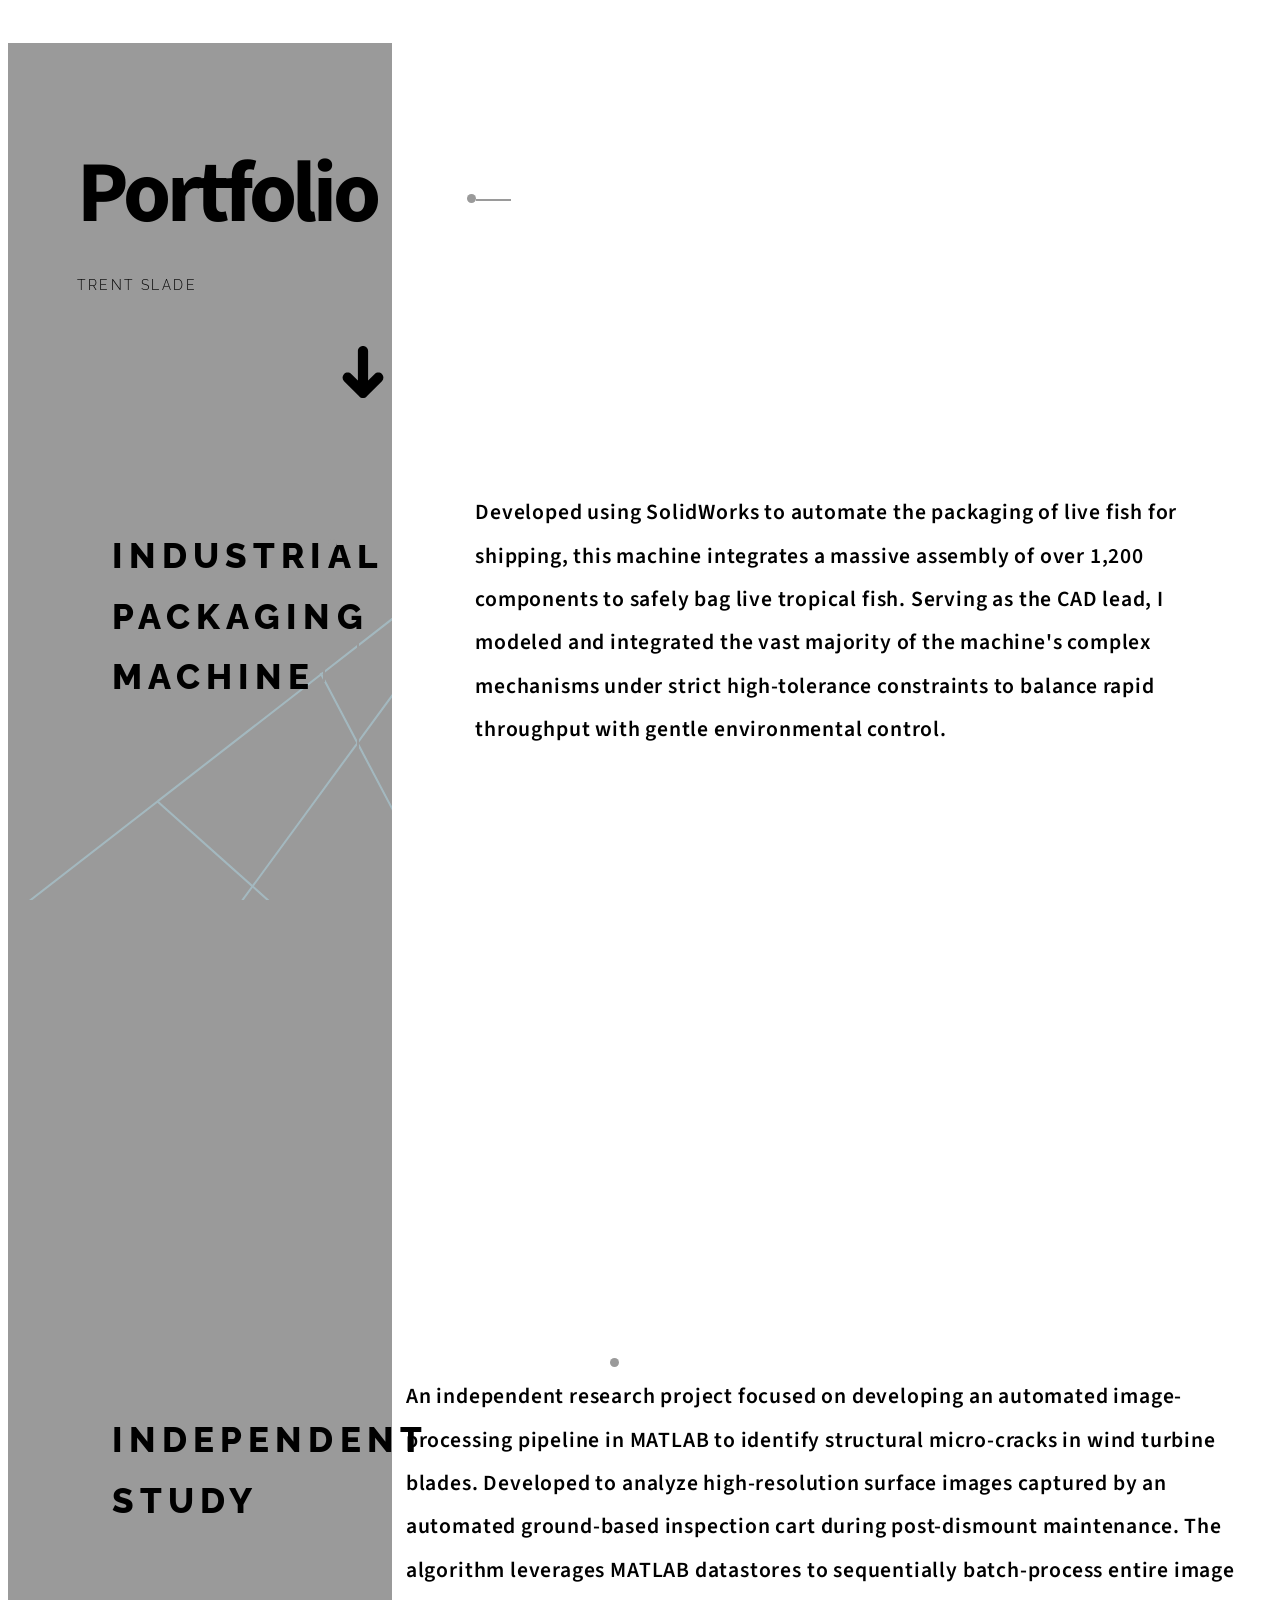
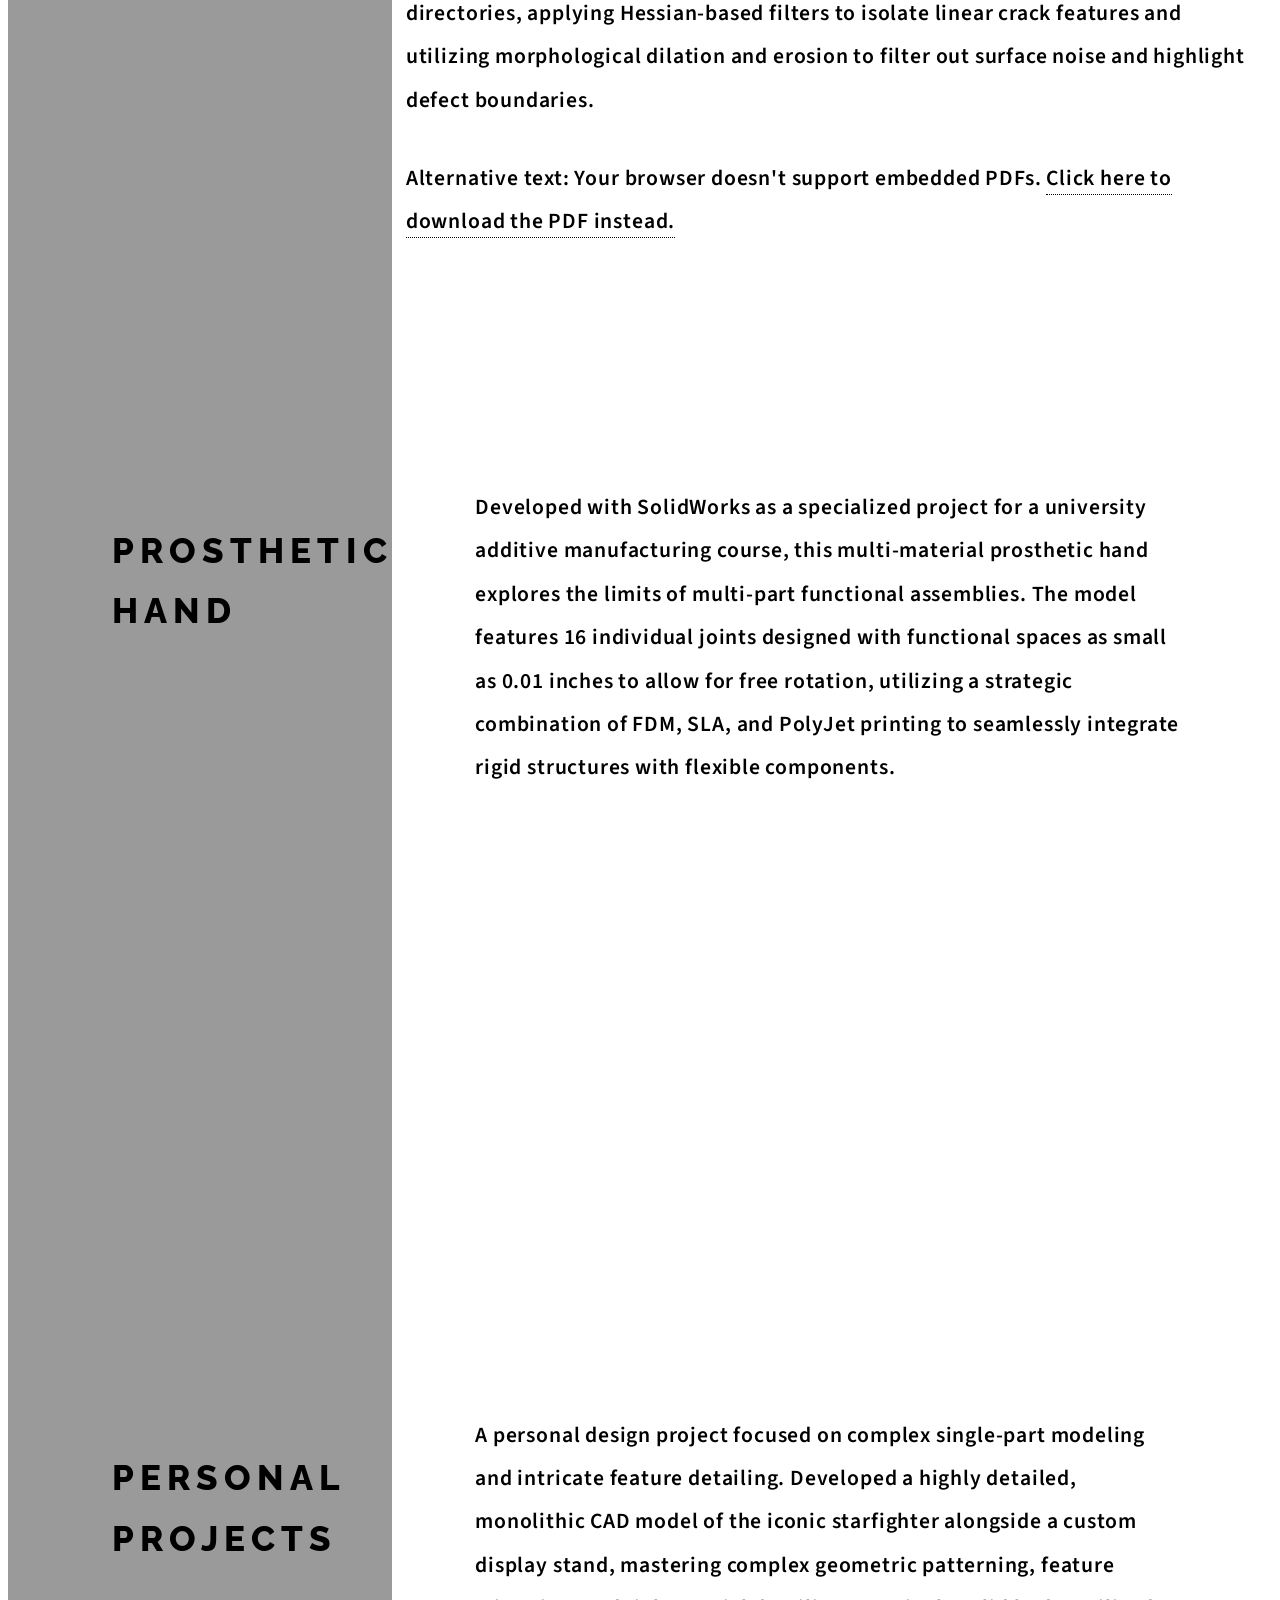
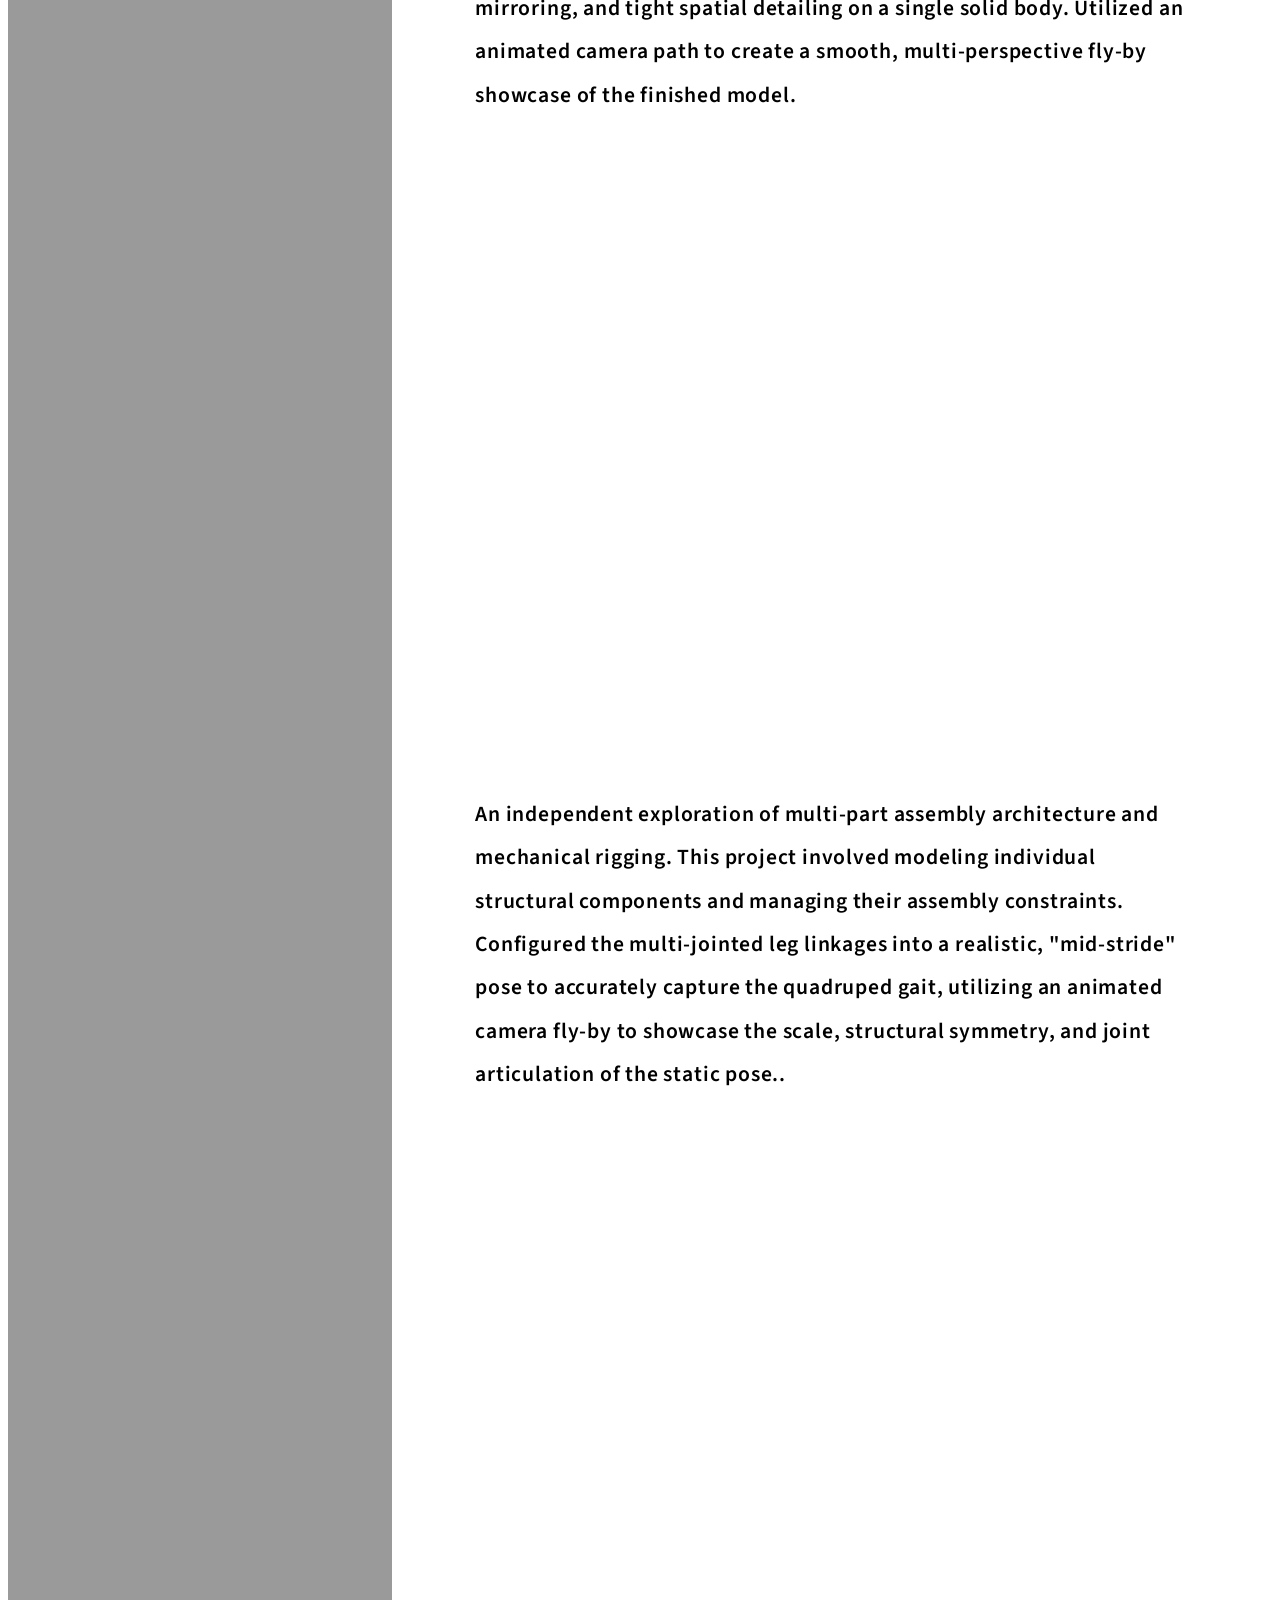
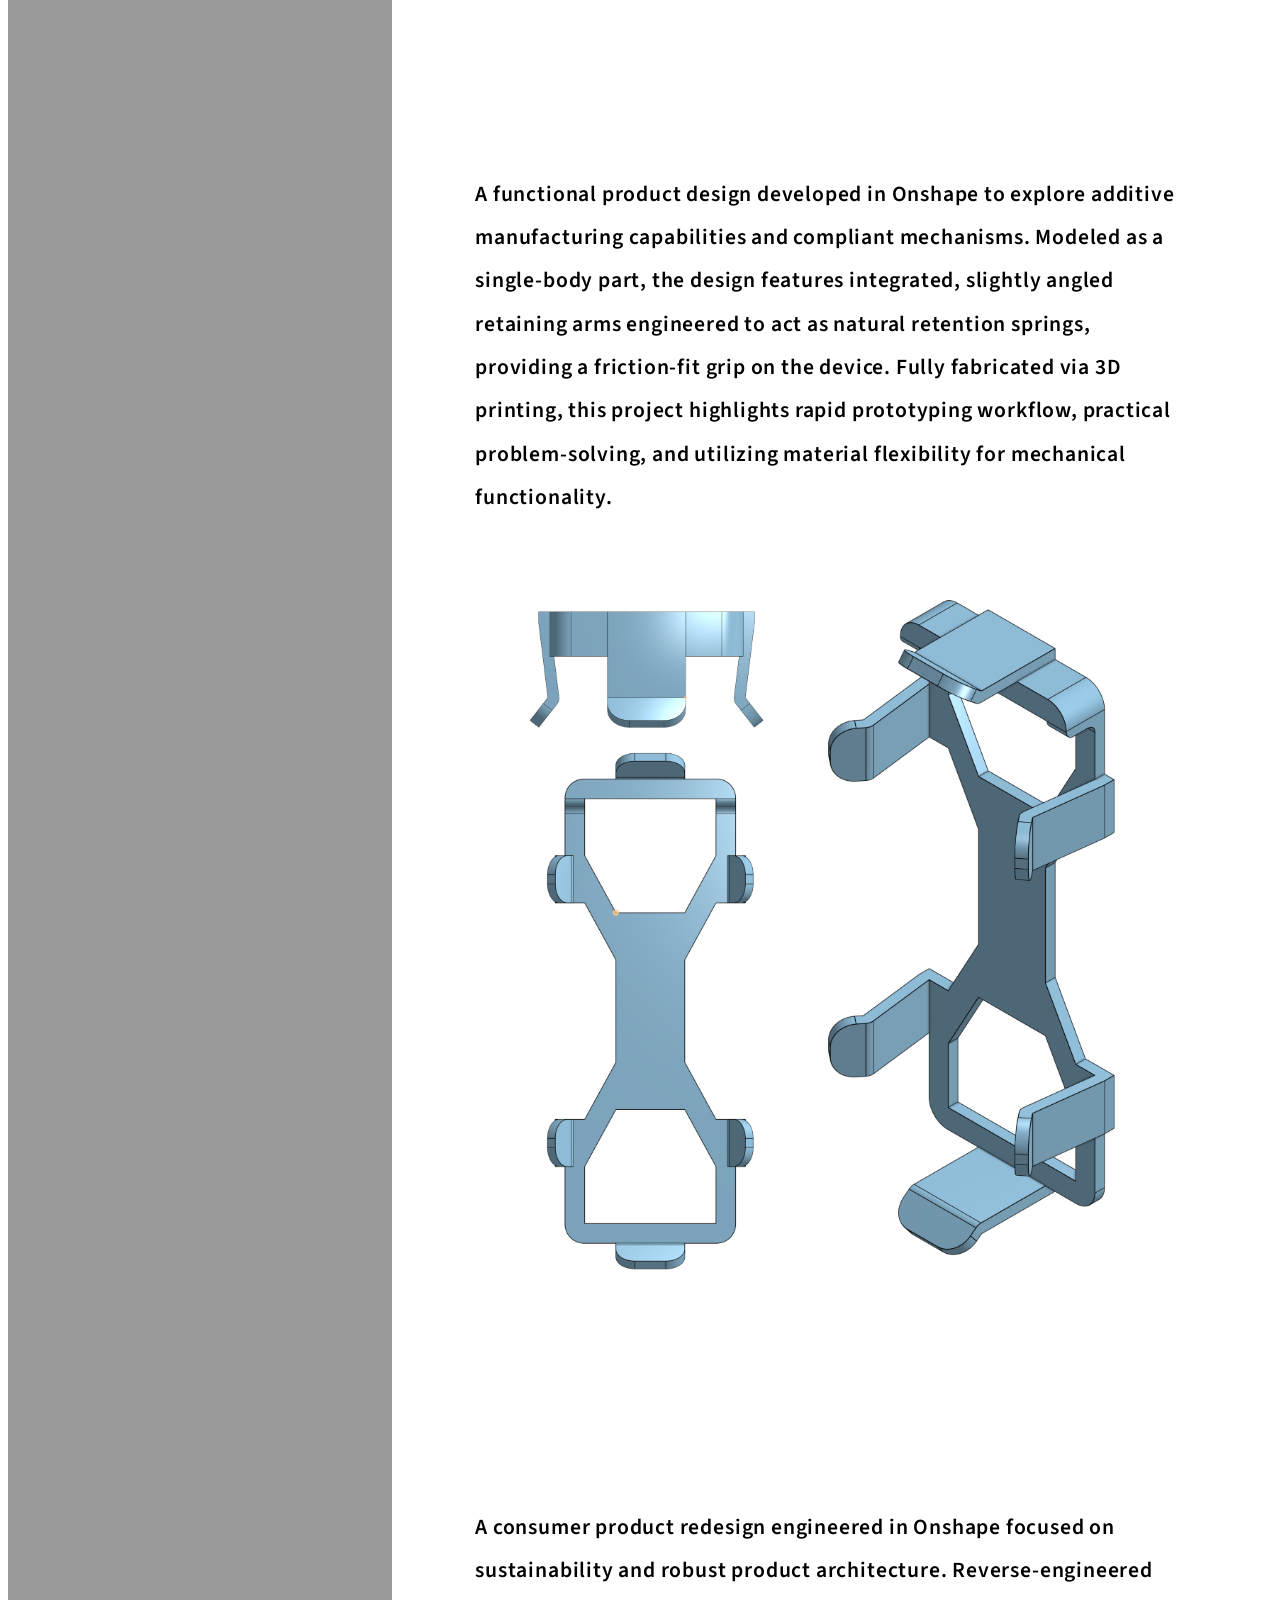
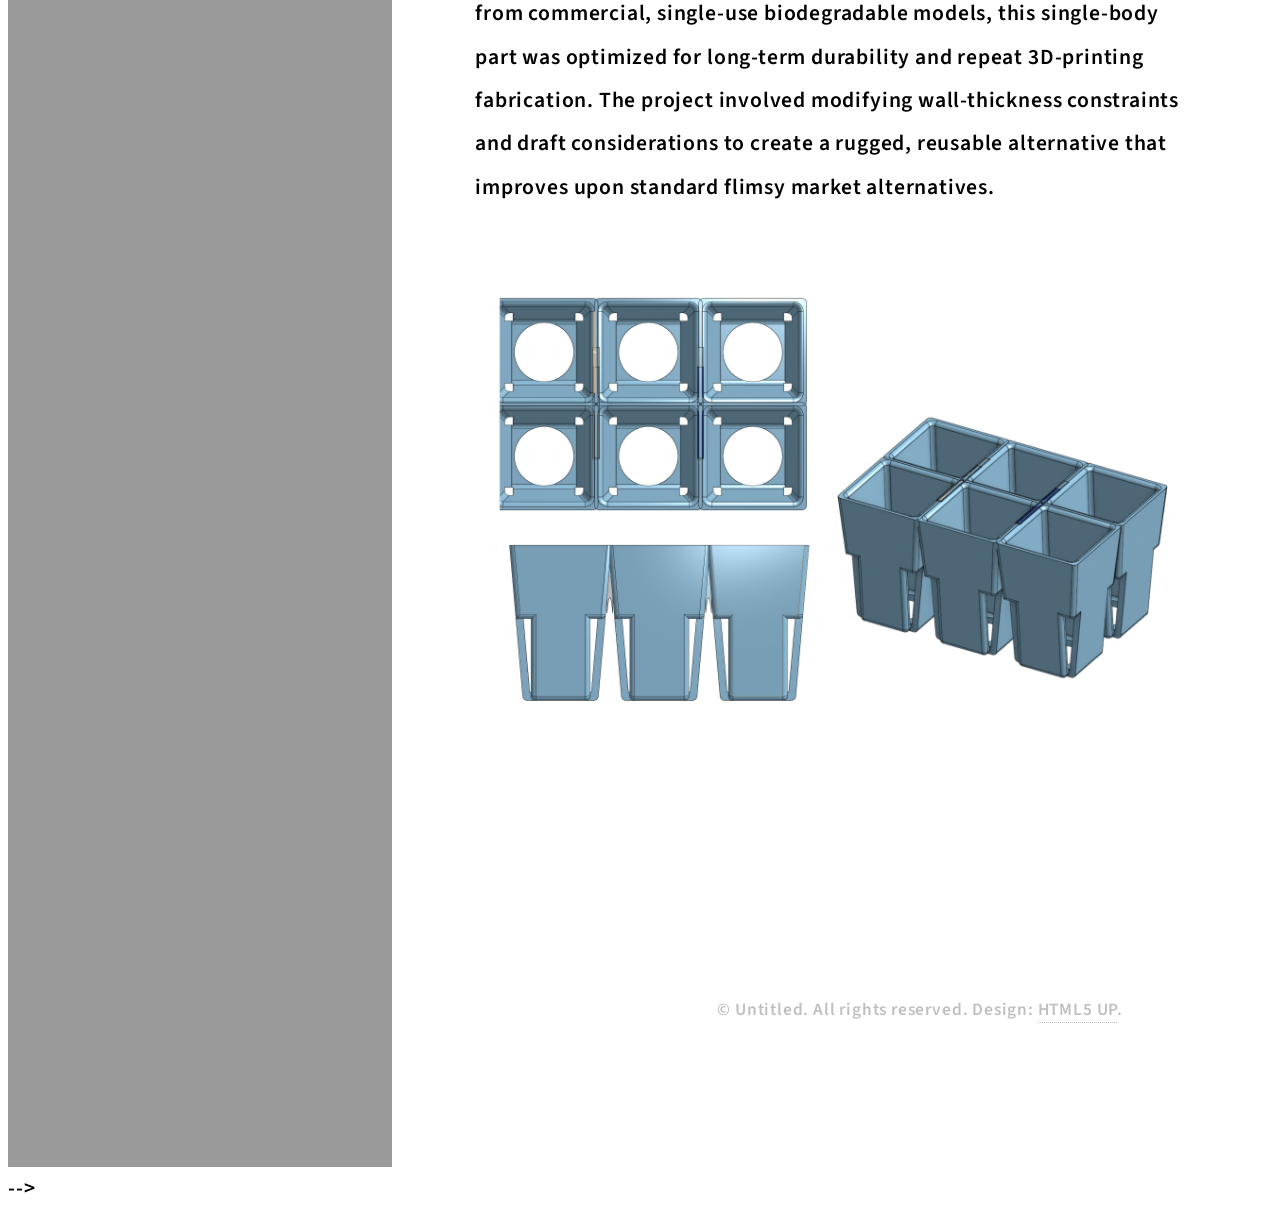
<file: index.html>
<!DOCTYPE HTML>
<!--
	Paradigm Shift by HTML5 UP
	html5up.net | @ajlkn
	Free for personal and commercial use under the CCA 3.0 license (html5up.net/license)
-->
<html>
	<head>
		<title>Paradigm Shift by HTML5 UP</title>
		<meta charset="utf-8" />
		<meta name="viewport" content="width=device-width, initial-scale=1, user-scalable=no" />
		<meta name="description" content="" />
		<meta name="keywords" content="" />
		<link rel="stylesheet" href="assets/css/main.css" />
	</head>
	<body class="is-preload">

		<!-- Wrapper -->
			<div id="wrapper">

				<!-- Intro -->
					<section class="intro">
						<header>
							<h1>Portfolio</h1>
							<p>Trent Slade</p>
							<ul class="actions">
								<li><a href="#first" class="arrow scrolly"><span class="label">Next</span></a></li>
							</ul>
						</header>
						<!-- <div class="content">
							<span class="image fill" data-position="center"><img src="images/gallery/fulls/02.jpg" alt="" /></span>
						</div> -->
					</section>

				<!-- Section -->
					<section id="first">
						<header>
							<h2>Industrial Packaging Machine</h2>
						</header>
						<div class="content">
							<p><strong>Developed using SolidWorks to automate the packaging of live fish for shipping, this machine integrates a massive assembly of over 1,200 components to safely bag live tropical fish. Serving as the CAD lead, I modeled and integrated the vast majority of the machine's complex mechanisms under strict high-tolerance constraints to balance rapid throughput with gentle environmental control.</p>
							<span class="image main"><video src="images/Final.mp4" autoplay loop muted playsinline></video></span>
						<br><br>
						</div>
					</section>



				

<!-- Section -->
					<section>
						<header>
							<h2>Independent Study</h3>
						</header>
						<div class="project-pdf">
						<p>
        				An independent research project focused on developing an automated image-processing pipeline in MATLAB to identify structural micro-cracks in wind turbine blades. Developed to analyze high-resolution surface images captured by an automated ground-based inspection cart during post-dismount maintenance. The algorithm leverages MATLAB datastores to sequentially batch-process entire image directories, applying Hessian-based filters to isolate linear crack features and utilizing morphological dilation and erosion to filter out surface noise and highlight defect boundaries.
    					</p>
    					<object data="images/CrackFinder_Auto.pdf" type="application/pdf" width="100%" height="600px">
        
        					<p>Alternative text: Your browser doesn't support embedded PDFs. 
           					<a href="images/CrackFinder_Auto.pdf">Click here to download the PDF instead.</a>
       						 </p>
    							</object>
							<br><br><br><br>
							</div>
					</section>




				

				<!-- Section -->
					<section id="first">
						<header>
							<h2>Prosthetic Hand</h2>
						</header>
						
						<div class="content">
							<p><strong>Developed with SolidWorks as a specialized project for a university additive manufacturing course, this multi-material prosthetic hand explores the limits of multi-part functional assemblies. The model features 16 individual joints designed with functional spaces as small as 0.01 inches to allow for free rotation, utilizing a strategic combination of FDM, SLA, and PolyJet printing to seamlessly integrate rigid structures with flexible components.</p>
							<span class="image main"><video src="images/Hand.mp4" autoplay loop muted playsinline></video></span>
						<br><br>
						</div>
					</section>

					
					
					
					

					<!-- Section -->
					<section>
						<header>
							<h2>Personal Projects</h2>
						</header>
						<div class="content">
							<p><strong>A personal design project focused on complex single-part modeling and intricate feature detailing. Developed a highly detailed, monolithic CAD model of the iconic starfighter alongside a custom display stand, mastering complex geometric patterning, feature mirroring, and tight spatial detailing on a single solid body. Utilized an animated camera path to create a smooth, multi-perspective fly-by showcase of the finished model.</p>
							<span class="image main"><video src="images/Animation.mp4" autoplay loop muted playsinline></video></span>
							<br><br><br><br>

							<p><strong>An independent exploration of multi-part assembly architecture and mechanical rigging. This project involved modeling individual structural components and managing their assembly constraints. Configured the multi-jointed leg linkages into a realistic, "mid-stride" pose to accurately capture the quadruped gait, utilizing an animated camera fly-by to showcase the scale, structural symmetry, and joint articulation of the static pose..</p>
							<span class="image main"><video src="images/AnimationATAT.mp4" autoplay loop muted playsinline></video></span>
							<br><br><br><br>

							<p><strong>A functional product design developed in Onshape to explore additive manufacturing capabilities and compliant mechanisms. Modeled as a single-body part, the design features integrated, slightly angled retaining arms engineered to act as natural retention springs, providing a friction-fit grip on the device. Fully fabricated via 3D printing, this project highlights rapid prototyping workflow, practical problem-solving, and utilizing material flexibility for mechanical functionality.</p>
							<span class="image main"><img src="images/RemoteHolder.png" alt="" /></span>
							<br><br><br><br>

							<p><strong>A consumer product redesign engineered in Onshape focused on sustainability and robust product architecture. Reverse-engineered from commercial, single-use biodegradable models, this single-body part was optimized for long-term durability and repeat 3D-printing fabrication. The project involved modifying wall-thickness constraints and draft considerations to create a rugged, reusable alternative that improves upon standard flimsy market alternatives.</p>
							<span class="image main"><img src="images/SeedPotCompressed.jpg" alt="" /></span>
          					<br><br><br><br>

						</div>
					</section>







				<!-- Section -->
					<!-- <section>
						<header>
							<h2>Feugiat consequat tempus ultrices</h2>
						</header>
						<div class="content">
							<p><strong>Etiam tristique libero</strong> eu nibh porttitor amet fermentum. Nullam venenatis erat id vehicula ultrices sed ultricies condimentum.</p>
							<ul class="feature-icons">
								<li class="icon solid fa-laptop">Consequat tempus</li>
								<li class="icon solid fa-bolt">Etiam adipiscing</li>
								<li class="icon solid fa-signal">Libero nullam</li>
								<li class="icon solid fa-cog">Blandit condimentum</li>
								<li class="icon solid fa-map-marker-alt">Lorem ipsum dolor</li>
								<li class="icon solid fa-code">Nibh amet venenatis</li>
							</ul>
							<p>Vehicula ultrices sed ultricies condimentum. Magna sed etiam consequat, et lorem adipiscing sed nulla. Volutpat nisl et tempus et dolor libero, feugiat magna tempus, sed et lorem adipiscing.</p>
						</div>
					</section> -->

				<!-- Section -->
					<!-- <section>
						<header>
							<h2>Ultrices erat magna sed condimentum</h2>
						</header>
						<div class="content">
							<p><strong>Integer mollis egestas</strong> nam maximus erat id euismod egestas. Pellentesque sapien ac quam. Lorem ipsum dolor sit nullam.</p> -->

							<!-- Section -->
								

							<!-- Section -->
								<!-- <section>
									<header>
										<h3>Nisl consequat</h3>
										<p>Aenean ornare velit lacus, ac varius enim ullamcorper eu. Proin aliquam sed facilisis ante interdum congue. Integer mollis, nisl amet convallis, porttitor magna ullamcorper, amet mauris. Ut magna finibus nisi nec lacinia ipsum maximus.</p>
									</header>
									<div class="content">
										<div class="gallery">
											<a href="images/gallery/fulls/05.jpg" class="landscape"><img src="images/gallery/thumbs/05.jpg" alt="" /></a>
											<a href="images/gallery/fulls/06.jpg"><img src="images/gallery/thumbs/06.jpg" alt="" /></a>
											<a href="images/gallery/fulls/07.jpg"><img src="images/gallery/thumbs/07.jpg" alt="" /></a>
										</div>
									</div>
								</section> -->

							<!-- Section -->
								<!-- <section>
									<header>
										<h3>Lorem gravida</h3>
										<p>Proin aliquam facilisis ante interdum. Sed nulla amet lorem feugiat tempus aenean ornare velit lacus, ac varius sed enim lorem ullamcorper dolore.  ac varius enim lorem ullamcorper dolore. Proin aliquam facilisis.</p>
									</header>
									<div class="content">
										<div class="gallery">
											<a href="images/gallery/fulls/08.jpg" class="portrait"><img src="images/gallery/thumbs/08.jpg" alt="" /></a>
											<a href="images/gallery/fulls/09.jpg" class="portrait"><img src="images/gallery/thumbs/09.jpg" alt="" /></a>
											<a href="images/gallery/fulls/10.jpg" class="landscape"><img src="images/gallery/thumbs/10.jpg" alt="" /></a>
										</div>
									</div>
								</section> -->

						<!-- </div>
					</section> -->

				<!-- Section
					<section>
						<header>
							<h2>Duis sed adpiscing veroeros amet</h2>
						</header>
						<div class="content">
							<p><strong>Proin tempus feugiat</strong> sed varius enim lorem ullamcorper dolore aliquam aenean ornare velit lacus, ac varius enim lorem ullamcorper dolore.</p>
							<ul class="actions">
								<li><a href="#" class="button primary large">Get Started</a></li>
								<li><a href="#" class="button large">Learn More</a></li>
							</ul>
						</div>
					</section> -->

				<!-- Elements -->
				<!--
					<section>
						<header>
							<h2>Elements</h2>
						</header>
						<div class="content">

							<section>
								<header>
									<h3>Text</h3>
								</header>
								<div class="content">
									<p>This is <b>bold</b> and this is <strong>strong</strong>. This is <i>italic</i> and this is <em>emphasized</em>.
									This is <sup>superscript</sup> text and this is <sub>subscript</sub> text.
									This is <u>underlined</u> and this is code: <code>for (;;) { ... }</code>. Finally, <a href="#">this is a link</a>.</p>
									<hr />
									<h2>Heading Level 2</h2>
									<h3>Heading Level 3</h3>
									<h4>Heading Level 4</h4>
									<h5>Heading Level 5</h5>
									<hr />
									<h5>Blockquote</h5>
									<blockquote>Fringilla nisl. Donec accumsan interdum nisi, quis tincidunt felis sagittis eget tempus euismod. Vestibulum ante ipsum primis in faucibus vestibulum. Blandit adipiscing eu felis iaculis volutpat ac adipiscing accumsan faucibus. Vestibulum ante ipsum primis in faucibus lorem ipsum dolor sit amet nullam adipiscing eu felis.</blockquote>
									<h5>Preformatted</h5>
									<pre><code>i = 0;

while (!deck.isInOrder()) {
  print 'Iteration ' + i;
  deck.shuffle();
  i++;
}

print 'Sorted in ' + i + ' iterations.';</code></pre>
								</div>
							</section>

							<section>
								<header>
									<h3>Lists</h3>
								</header>
								<div class="content">

									<h4>Unordered</h4>
									<ul>
										<li>Dolor pulvinar etiam.</li>
										<li>Sagittis adipiscing.</li>
										<li>Felis enim feugiat.</li>
									</ul>

									<h4>Alternate</h4>
									<ul class="alt">
										<li>Dolor pulvinar etiam.</li>
										<li>Sagittis adipiscing.</li>
										<li>Felis enim feugiat.</li>
									</ul>

									<h4>Ordered</h4>
									<ol>
										<li>Dolor pulvinar etiam.</li>
										<li>Etiam vel felis viverra.</li>
										<li>Felis enim feugiat.</li>
										<li>Dolor pulvinar etiam.</li>
										<li>Etiam vel felis lorem.</li>
										<li>Felis enim et feugiat.</li>
									</ol>
									<h4>Icons</h4>
									<ul class="icons">
										<li><a href="#" class="icon brands fa-twitter"><span class="label">Twitter</span></a></li>
										<li><a href="#" class="icon brands fa-facebook-f"><span class="label">Facebook</span></a></li>
										<li><a href="#" class="icon brands fa-instagram"><span class="label">Instagram</span></a></li>
										<li><a href="#" class="icon brands fa-github"><span class="label">Github</span></a></li>
									</ul>

									<h4>Actions</h4>
									<ul class="actions">
										<li><a href="#" class="button primary">Default</a></li>
										<li><a href="#" class="button">Default</a></li>
									</ul>
									<ul class="actions stacked">
										<li><a href="#" class="button primary">Default</a></li>
										<li><a href="#" class="button">Default</a></li>
									</ul>
								</div>
							</section>

							<section>
								<header>
									<h3>Table</h3>
								</header>
								<div class="content">
									<h4>Default</h4>
									<div class="table-wrapper">
										<table>
											<thead>
												<tr>
													<th>Name</th>
													<th>Description</th>
													<th>Price</th>
												</tr>
											</thead>
											<tbody>
												<tr>
													<td>Item One</td>
													<td>Ante turpis integer aliquet porttitor.</td>
													<td>29.99</td>
												</tr>
												<tr>
													<td>Item Two</td>
													<td>Vis ac commodo adipiscing arcu aliquet.</td>
													<td>19.99</td>
												</tr>
												<tr>
													<td>Item Three</td>
													<td> Morbi faucibus arcu accumsan lorem.</td>
													<td>29.99</td>
												</tr>
												<tr>
													<td>Item Four</td>
													<td>Vitae integer tempus condimentum.</td>
													<td>19.99</td>
												</tr>
												<tr>
													<td>Item Five</td>
													<td>Ante turpis integer aliquet porttitor.</td>
													<td>29.99</td>
												</tr>
											</tbody>
											<tfoot>
												<tr>
													<td colspan="2"></td>
													<td>100.00</td>
												</tr>
											</tfoot>
										</table>
									</div>

									<h4>Alternate</h4>
									<div class="table-wrapper">
										<table class="alt">
											<thead>
												<tr>
													<th>Name</th>
													<th>Description</th>
													<th>Price</th>
												</tr>
											</thead>
											<tbody>
												<tr>
													<td>Item One</td>
													<td>Ante turpis integer aliquet porttitor.</td>
													<td>29.99</td>
												</tr>
												<tr>
													<td>Item Two</td>
													<td>Vis ac commodo adipiscing arcu aliquet.</td>
													<td>19.99</td>
												</tr>
												<tr>
													<td>Item Three</td>
													<td> Morbi faucibus arcu accumsan lorem.</td>
													<td>29.99</td>
												</tr>
												<tr>
													<td>Item Four</td>
													<td>Vitae integer tempus condimentum.</td>
													<td>19.99</td>
												</tr>
												<tr>
													<td>Item Five</td>
													<td>Ante turpis integer aliquet porttitor.</td>
													<td>29.99</td>
												</tr>
											</tbody>
											<tfoot>
												<tr>
													<td colspan="2"></td>
													<td>100.00</td>
												</tr>
											</tfoot>
										</table>
									</div>
								</div>
							</section>

							<section>
								<header>
									<h3>Buttons</h3>
								</header>
								<div class="content">
									<ul class="actions">
										<li><a href="#" class="button primary">Primary</a></li>
										<li><a href="#" class="button">Default</a></li>
									</ul>
									<ul class="actions">
										<li><a href="#" class="button large">Large</a></li>
										<li><a href="#" class="button">Default</a></li>
										<li><a href="#" class="button small">Small</a></li>
									</ul>
									<ul class="actions">
										<li><a href="#" class="button primary icon solid fa-download">Icon</a></li>
										<li><a href="#" class="button icon solid fa-download">Icon</a></li>
									</ul>
									<ul class="actions">
										<li><span class="button primary disabled">Disabled</span></li>
										<li><span class="button disabled">Disabled</span></li>
									</ul>
								</div>
							</section>

							<section>
								<header>
									<h3>Form</h3>
								</header>
								<div class="content">
									<form method="post" action="#">
										<div class="fields">
											<div class="field half">
												<label for="demo-name">Name</label>
												<input type="text" name="demo-name" id="demo-name" value="" placeholder="Jane Doe" />
											</div>
											<div class="field half">
												<label for="demo-email">Email</label>
												<input type="email" name="demo-email" id="demo-email" value="" placeholder="jane@untitled.tld" />
											</div>
											<div class="field">
												<label for="demo-category">Category</label>
												<select name="demo-category" id="demo-category">
													<option value="">-</option>
													<option value="1">Manufacturing</option>
													<option value="1">Shipping</option>
													<option value="1">Administration</option>
													<option value="1">Human Resources</option>
												</select>
											</div>
											<div class="field half">
												<input type="radio" id="demo-priority-low" name="demo-priority" checked>
												<label for="demo-priority-low">Low</label>
											</div>
											<div class="field half">
												<input type="radio" id="demo-priority-high" name="demo-priority">
												<label for="demo-priority-high">High</label>
											</div>
											<div class="field half">
												<input type="checkbox" id="demo-copy" name="demo-copy">
												<label for="demo-copy">Email me a copy</label>
											</div>
											<div class="field half">
												<input type="checkbox" id="demo-human" name="demo-human" checked>
												<label for="demo-human">Not a robot</label>
											</div>
											<div class="field">
												<label for="demo-message">Message</label>
												<textarea name="demo-message" id="demo-message" placeholder="Enter your message" rows="6"></textarea>
											</div>
										</div>
										<ul class="actions">
											<li><input type="submit" value="Send Message" class="primary" /></li>
											<li><input type="reset" value="Reset" /></li>
										</ul>
									</form>
								</div>
							</section>

						</div>
					</section>
				-->

				<!-- Section -->
					<!-- <section>
						<header>
							<h2>Get in touch</h2>
						</header>
						<div class="content">
							<p><strong>Auctor commodo</strong> interdum et malesuada fames ac ante ipsum primis in faucibus. Pellentesque venenatis dolor imperdiet dolor mattis sagittis.</p>
							<form>
								<div class="fields">
									<div class="field half">
										<input type="text" name="name" id="name" placeholder="Name" />
									</div>
									<div class="field half">
										<input type="email" name="email" id="email" placeholder="Email" />
									</div>
									<div class="field">
										<textarea name="message" id="message" placeholder="Message" rows="7"></textarea>
									</div>
								</div>
								<ul class="actions">
									<li><input type="submit" value="Send Message" class="button primary" /></li>
								</ul>
							</form>
						</div>
						<footer>
							<ul class="items">
								<li>
									<h3>Email</h3>
									<a href="#">information@untitled.ext</a>
								</li>
								<li>
									<h3>Phone</h3>
									<a href="#">(000) 000-0000</a>
								</li>
								<li>
									<h3>Address</h3>
									<span>1234 Somewhere Road, Nashville, TN 00000</span>
								</li>
								<li>
									<h3>Elsewhere</h3>
									<ul class="icons">
										<li><a href="#" class="icon brands fa-twitter"><span class="label">Twitter</span></a></li>
										<li><a href="#" class="icon brands fa-facebook-f"><span class="label">Facebook</span></a></li>
										<li><a href="#" class="icon brands fa-instagram"><span class="label">Instagram</span></a></li>
										<li><a href="#" class="icon brands fa-linkedin-in"><span class="label">LinkedIn</span></a></li>
										<li><a href="#" class="icon brands fa-github"><span class="label">GitHub</span></a></li>
										<li><a href="#" class="icon brands fa-codepen"><span class="label">Codepen</span></a></li>
									</ul>
								</li>
							</ul>
						</footer>
					</section>

				<!-- Copyright -->
					<div class="copyright">&copy; Untitled. All rights reserved. Design: <a href="https://html5up.net">HTML5 UP</a>.</div>

			</div> -->

		<!-- Scripts -->
			<script src="assets/js/jquery.min.js"></script>
			<script src="assets/js/jquery.scrolly.min.js"></script>
			<script src="assets/js/browser.min.js"></script>
			<script src="assets/js/breakpoints.min.js"></script>
			<script src="assets/js/util.js"></script>
			<script src="assets/js/main.js"></script>

	</body>
</html>
</file>
<file: assets/css/main.css>
@import url(fontawesome-all.min.css);
@import url("https://fonts.googleapis.com/css?family=Source+Sans+Pro:300,600,700,300i,600i,700i|Raleway:600,800");

/*
	Paradigm Shift by HTML5 UP
	html5up.net | @ajlkn
	Free for personal and commercial use under the CCA 3.0 license (html5up.net/license)
*/

html, body, div, span, applet, object,
iframe, h1, h2, h3, h4, h5, h6, p, blockquote,
pre, a, abbr, acronym, address, big, cite,
code, del, dfn, em, img, ins, kbd, q, s, samp,
small, strike, strong, sub, sup, tt, var, b,
u, i, center, dl, dt, dd, ol, ul, li, fieldset,
form, label, legend, table, caption, tbody,
tfoot, thead, tr, th, td, article, aside,
canvas, details, embed, figure, figcaption,
footer, header, hgroup, menu, nav, output, ruby,
section, summary, time, mark, audio, video {
	margin: 1;
	padding: 0;
	border: 0;
	font-size: 200%;
	font: inherit;
	vertical-align: baseline;}

article, aside, details, figcaption, figure,
footer, header, hgroup, menu, nav, section {
	display: block;}

body {
	line-height: 1;
}

ol, ul {
	list-style: none;
}

blockquote, q {
	quotes: none;
}

	blockquote:before, blockquote:after, q:before, q:after {
		content: '';
		content: none;
	}

table {
	border-collapse: collapse;
	border-spacing: 0;
}

body {
	-webkit-text-size-adjust: none;
}

mark {
	background-color: transparent;
	color: inherit;
}

input::-moz-focus-inner {
	border: 0;
	padding: 0;
}

input, select, textarea {
	-moz-appearance: none;
	-webkit-appearance: none;
	-ms-appearance: none;
	appearance: none;
}

/* Basic */

	@-ms-viewport {
		width: device-width;
	}

	body {
		-ms-overflow-style: scrollbar;
	}

	@media screen and (max-width: 480px) {

		html, body {
			min-width: 320px;
		}

	}

	html {
		box-sizing: border-box;
	}

	*, *:before, *:after {
		box-sizing: inherit;
	}

	html {
		overflow-x: hidden;
	}

	body {
		background: #ffffff;
		overflow-x: hidden;
	}

		body.is-preload *, body.is-preload *:before, body.is-preload *:after {
			-moz-animation: none !important;
			-webkit-animation: none !important;
			-ms-animation: none !important;
			animation: none !important;
			-moz-transition: none !important;
			-webkit-transition: none !important;
			-ms-transition: none !important;
			transition: none !important;
		}

/* Typography */

	html {
		font-size: 18pt;
	}

		@media screen and (max-width: 1920px) {

			html {
				font-size: 13pt;
			}

		}

		@media screen and (max-width: 1152px) {

			html {
				font-size: 14pt;
			}

		}

		@media screen and (max-width: 736px) {

			html {
				font-size: 18pt;
			}

		}

		@media screen and (max-width: 480px) {

			html {
				font-size: 18pt;
			}

		}

	body {
		background-color: #ffffff;
		color: #000000;
	}

	body, input, select, textarea {
		color: #000000;
		font-family: "Source Sans Pro", Helvetica, sans-serif;
		font-size: 1.25rem;
		font-weight: 300;
		letter-spacing: 0.0375em;
		line-height: 2;
	}

	a {
		-moz-transition: border-bottom-color 0.25s ease-in-out;
		-webkit-transition: border-bottom-color 0.25s ease-in-out;
		-ms-transition: border-bottom-color 0.25s ease-in-out;
		transition: border-bottom-color 0.25s ease-in-out;
		text-decoration: none;
		color: #000000;
		border-bottom: dotted 1px;
	}

		a:hover {
			text-decoration: none;
			border-bottom-color: transparent;
		}

	strong, b {
		font-weight: 600;
		color: #000000;
	}

	em, i {
		font-style: italic;
	}

	p {
		margin: 0 0 2rem 0;
	}

	h1, h2, h3, h4, h5, h6 {
		color: #000000;
		font-family: "Raleway", Helvetica, sans-serif;
		font-weight: 600;
		letter-spacing: 0.175em;
		line-height: 1.75;
		margin: 0 0 1.5rem 0;
		text-transform: uppercase;
	}

		h1 a, h2 a, h3 a, h4 a, h5 a, h6 a {
			color: inherit;
			text-decoration: none;
		}

	h1 {
		font-family: "Source Sans Pro", Helvetica, sans-serif;
		font-size: 5rem;
		font-weight: 700;
		letter-spacing: -0.05em;
		line-height: 1.1;
		margin: 0 0 1.5rem 0;
		text-transform: none;
	}

	h2 {
		font-size: 2rem;
		font-weight: 800;
		margin: 0 0 2rem 0;
	}

	h3 {
		font-size: 1rem;
	}

	h4 {
		font-size: 0.875rem;
	}

	h5 {
		font-size: 0.75rem;
	}

	h6 {
		font-size: 0.625rem;
	}

	@media screen and (max-width: 736px) {

		h1 {
			font-size: 4.5rem;
			line-height: 1.1;
		}

		h2 {
			font-size: 1.25rem;
			line-height: 1.7;
		}

		h3 {
			font-size: 0.9rem;
		}

		h4 {
			font-size: 0.75rem;
		}

		h5 {
			font-size: 0.675rem;
		}

	}

	@media screen and (max-width: 360px) {

		h1 {
			font-size: 3.75rem;
		}

		h2 {
			font-size: 1.125rem;
		}

		h3 {
			font-size: 0.8rem;
		}

		h4 {
			font-size: 0.675rem;
		}

		h5 {
			font-size: 0.675rem;
		}

	}

	sub {
		font-size: 0.8rem;
		position: relative;
		top: 0.5rem;
	}

	sup {
		font-size: 0.8rem;
		position: relative;
		top: -0.5rem;
	}

	blockquote {
		border-left: solid 0.5rem rgba(144, 144, 144, 0.701);
		font-style: italic;
		margin: 0 0 2rem 0;
		padding: 1rem 0 1rem 2rem;
	}

	code {
		background: rgba(144, 144, 144, 0.701);
		border-radius: 0.325rem;
		font-family: "Courier New", monospace;
		font-size: 0.9rem;
		margin: 0 0.25rem;
		padding: 0.25rem 0.65rem;
	}

	pre {
		-webkit-overflow-scrolling: touch;
		font-family: "Courier New", monospace;
		font-size: 0.9rem;
		margin: 0 0 2rem 0;
		width: 100%;
	}

		pre code {
			display: block;
			line-height: 1.75;
			padding: 1rem 1.5rem;
			overflow-x: auto;
		}

	hr {
		border: 0;
		border-bottom: solid 2px rgba(144, 144, 144, 0.701);
		margin: 3rem 0;
	}

		hr.major {
			margin: 5rem 0;
		}

		@media screen and (max-width: 736px) {

			hr.major {
				margin: 3rem 0;
			}

		}

/* Row */

	.row {
		display: flex;
		flex-wrap: wrap;
		box-sizing: border-box;
		align-items: stretch;
	}

		.row > * {
			box-sizing: border-box;
		}

		.row.gtr-uniform > * > :last-child {
			margin-bottom: 0;
		}

		.row.aln-left {
			justify-content: flex-start;
		}

		.row.aln-center {
			justify-content: center;
		}

		.row.aln-right {
			justify-content: flex-end;
		}

		.row.aln-top {
			align-items: flex-start;
		}

		.row.aln-middle {
			align-items: center;
		}

		.row.aln-bottom {
			align-items: flex-end;
		}

		.row > .imp {
			order: -1;
		}

		.row > .col-1 {
			width: 8.33333%;
		}

		.row > .off-1 {
			margin-left: 8.33333%;
		}

		.row > .col-2 {
			width: 16.66667%;
		}

		.row > .off-2 {
			margin-left: 16.66667%;
		}

		.row > .col-3 {
			width: 25%;
		}

		.row > .off-3 {
			margin-left: 25%;
		}

		.row > .col-4 {
			width: 33.33333%;
		}

		.row > .off-4 {
			margin-left: 33.33333%;
		}

		.row > .col-5 {
			width: 41.66667%;
		}

		.row > .off-5 {
			margin-left: 41.66667%;
		}

		.row > .col-6 {
			width: 50%;
		}

		.row > .off-6 {
			margin-left: 50%;
		}

		.row > .col-7 {
			width: 58.33333%;
		}

		.row > .off-7 {
			margin-left: 58.33333%;
		}

		.row > .col-8 {
			width: 66.66667%;
		}

		.row > .off-8 {
			margin-left: 66.66667%;
		}

		.row > .col-9 {
			width: 75%;
		}

		.row > .off-9 {
			margin-left: 75%;
		}

		.row > .col-10 {
			width: 83.33333%;
		}

		.row > .off-10 {
			margin-left: 83.33333%;
		}

		.row > .col-11 {
			width: 91.66667%;
		}

		.row > .off-11 {
			margin-left: 91.66667%;
		}

		.row > .col-12 {
			width: 100%;
		}

		.row > .off-12 {
			margin-left: 100%;
		}

		.row.gtr-0 {
			margin-top: 0;
			margin-left: 0rem;
		}

			.row.gtr-0 > * {
				padding: 0 0 0 0rem;
			}

			.row.gtr-0.gtr-uniform {
				margin-top: 0rem;
			}

				.row.gtr-0.gtr-uniform > * {
					padding-top: 0rem;
				}

		.row.gtr-25 {
			margin-top: 0;
			margin-left: -0.5rem;
		}

			.row.gtr-25 > * {
				padding: 0 0 0 0.5rem;
			}

			.row.gtr-25.gtr-uniform {
				margin-top: -0.5rem;
			}

				.row.gtr-25.gtr-uniform > * {
					padding-top: 0.5rem;
				}

		.row.gtr-50 {
			margin-top: 0;
			margin-left: -1rem;
		}

			.row.gtr-50 > * {
				padding: 0 0 0 1rem;
			}

			.row.gtr-50.gtr-uniform {
				margin-top: -1rem;
			}

				.row.gtr-50.gtr-uniform > * {
					padding-top: 1rem;
				}

		.row {
			margin-top: 0;
			margin-left: -2rem;
		}

			.row > * {
				padding: 0 0 0 2rem;
			}

			.row.gtr-uniform {
				margin-top: -2rem;
			}

				.row.gtr-uniform > * {
					padding-top: 2rem;
				}

		.row.gtr-150 {
			margin-top: 0;
			margin-left: -3rem;
		}

			.row.gtr-150 > * {
				padding: 0 0 0 3rem;
			}

			.row.gtr-150.gtr-uniform {
				margin-top: -3rem;
			}

				.row.gtr-150.gtr-uniform > * {
					padding-top: 3rem;
				}

		.row.gtr-200 {
			margin-top: 0;
			margin-left: -4rem;
		}

			.row.gtr-200 > * {
				padding: 0 0 0 4rem;
			}

			.row.gtr-200.gtr-uniform {
				margin-top: -4rem;
			}

				.row.gtr-200.gtr-uniform > * {
					padding-top: 4rem;
				}

		@media screen and (max-width: 1920px) {

			.row {
				display: flex;
				flex-wrap: wrap;
				box-sizing: border-box;
				align-items: stretch;
			}

				.row > * {
					box-sizing: border-box;
				}

				.row.gtr-uniform > * > :last-child {
					margin-bottom: 0;
				}

				.row.aln-left {
					justify-content: flex-start;
				}

				.row.aln-center {
					justify-content: center;
				}

				.row.aln-right {
					justify-content: flex-end;
				}

				.row.aln-top {
					align-items: flex-start;
				}

				.row.aln-middle {
					align-items: center;
				}

				.row.aln-bottom {
					align-items: flex-end;
				}

				.row > .imp-xlarge {
					order: -1;
				}

				.row > .col-1-xlarge {
					width: 8.33333%;
				}

				.row > .off-1-xlarge {
					margin-left: 8.33333%;
				}

				.row > .col-2-xlarge {
					width: 16.66667%;
				}

				.row > .off-2-xlarge {
					margin-left: 16.66667%;
				}

				.row > .col-3-xlarge {
					width: 25%;
				}

				.row > .off-3-xlarge {
					margin-left: 25%;
				}

				.row > .col-4-xlarge {
					width: 33.33333%;
				}

				.row > .off-4-xlarge {
					margin-left: 33.33333%;
				}

				.row > .col-5-xlarge {
					width: 41.66667%;
				}

				.row > .off-5-xlarge {
					margin-left: 41.66667%;
				}

				.row > .col-6-xlarge {
					width: 30%;
				}

				.row > .off-6-xlarge {
					margin-left: 100%;
				}

				.row > .col-7-xlarge {
					width: 58.33333%;
				}

				.row > .off-7-xlarge {
					margin-left: 58.33333%;
				}

				.row > .col-8-xlarge {
					width: 66.66667%;
				}

				.row > .off-8-xlarge {
					margin-left: 66.66667%;
				}

				.row > .col-9-xlarge {
					width: 75%;
				}

				.row > .off-9-xlarge {
					margin-left: 75%;
				}

				.row > .col-10-xlarge {
					width: 83.33333%;
				}

				.row > .off-10-xlarge {
					margin-left: 83.33333%;
				}

				.row > .col-11-xlarge {
					width: 91.66667%;
				}

				.row > .off-11-xlarge {
					margin-left: 91.66667%;
				}

				.row > .col-12-xlarge {
					width: 100%;
				}

				.row > .off-12-xlarge {
					margin-left: 100%;
				}

				.row.gtr-0 {
					margin-top: 0;
					margin-left: 0rem;
				}

					.row.gtr-0 > * {
						padding: 0 0 0 0rem;
					}

					.row.gtr-0.gtr-uniform {
						margin-top: 0rem;
					}

						.row.gtr-0.gtr-uniform > * {
							padding-top: 0rem;
						}

				.row.gtr-25 {
					margin-top: 0;
					margin-left: -0.5rem;
				}

					.row.gtr-25 > * {
						padding: 0 0 0 0.5rem;
					}

					.row.gtr-25.gtr-uniform {
						margin-top: -0.5rem;
					}

						.row.gtr-25.gtr-uniform > * {
							padding-top: 0.5rem;
						}

				.row.gtr-50 {
					margin-top: 0;
					margin-left: -1rem;
				}

					.row.gtr-50 > * {
						padding: 0 0 0 1rem;
					}

					.row.gtr-50.gtr-uniform {
						margin-top: -1rem;
					}

						.row.gtr-50.gtr-uniform > * {
							padding-top: 1rem;
						}

				.row {
					margin-top: 0;
					margin-left: -2rem;
				}

					.row > * {
						padding: 0 0 0 2rem;
					}

					.row.gtr-uniform {
						margin-top: -2rem;
					}

						.row.gtr-uniform > * {
							padding-top: 2rem;
						}

				.row.gtr-150 {
					margin-top: 0;
					margin-left: -3rem;
				}

					.row.gtr-150 > * {
						padding: 0 0 0 3rem;
					}

					.row.gtr-150.gtr-uniform {
						margin-top: -3rem;
					}

						.row.gtr-150.gtr-uniform > * {
							padding-top: 3rem;
						}

				.row.gtr-200 {
					margin-top: 0;
					margin-left: -4rem;
				}

					.row.gtr-200 > * {
						padding: 0 0 0 4rem;
					}

					.row.gtr-200.gtr-uniform {
						margin-top: -4rem;
					}

						.row.gtr-200.gtr-uniform > * {
							padding-top: 4rem;
						}

		}

		@media screen and (max-width: 1280px) {

			.row {
				display: flex;
				flex-wrap: wrap;
				box-sizing: border-box;
				align-items: stretch;
			}

				.row > * {
					box-sizing: border-box;
				}

				.row.gtr-uniform > * > :last-child {
					margin-bottom: 0;
				}

				.row.aln-left {
					justify-content: flex-start;
				}

				.row.aln-center {
					justify-content: center;
				}

				.row.aln-right {
					justify-content: flex-end;
				}

				.row.aln-top {
					align-items: flex-start;
				}

				.row.aln-middle {
					align-items: center;
				}

				.row.aln-bottom {
					align-items: flex-end;
				}

				.row > .imp-large {
					order: -1;
				}

				.row > .col-1-large {
					width: 8.33333%;
				}

				.row > .off-1-large {
					margin-left: 8.33333%;
				}

				.row > .col-2-large {
					width: 16.66667%;
				}

				.row > .off-2-large {
					margin-left: 16.66667%;
				}

				.row > .col-3-large {
					width: 25%;
				}

				.row > .off-3-large {
					margin-left: 25%;
				}

				.row > .col-4-large {
					width: 33.33333%;
				}

				.row > .off-4-large {
					margin-left: 33.33333%;
				}

				.row > .col-5-large {
					width: 41.66667%;
				}

				.row > .off-5-large {
					margin-left: 41.66667%;
				}

				.row > .col-6-large {
					width: 50%;
				}

				.row > .off-6-large {
					margin-left: 50%;
				}

				.row > .col-7-large {
					width: 58.33333%;
				}

				.row > .off-7-large {
					margin-left: 58.33333%;
				}

				.row > .col-8-large {
					width: 66.66667%;
				}

				.row > .off-8-large {
					margin-left: 66.66667%;
				}

				.row > .col-9-large {
					width: 75%;
				}

				.row > .off-9-large {
					margin-left: 75%;
				}

				.row > .col-10-large {
					width: 83.33333%;
				}

				.row > .off-10-large {
					margin-left: 83.33333%;
				}

				.row > .col-11-large {
					width: 91.66667%;
				}

				.row > .off-11-large {
					margin-left: 91.66667%;
				}

				.row > .col-12-large {
					width: 100%;
				}

				.row > .off-12-large {
					margin-left: 100%;
				}

				.row.gtr-0 {
					margin-top: 0;
					margin-left: 0rem;
				}

					.row.gtr-0 > * {
						padding: 0 0 0 0rem;
					}

					.row.gtr-0.gtr-uniform {
						margin-top: 0rem;
					}

						.row.gtr-0.gtr-uniform > * {
							padding-top: 0rem;
						}

				.row.gtr-25 {
					margin-top: 0;
					margin-left: -0.375rem;
				}

					.row.gtr-25 > * {
						padding: 0 0 0 0.375rem;
					}

					.row.gtr-25.gtr-uniform {
						margin-top: -0.375rem;
					}

						.row.gtr-25.gtr-uniform > * {
							padding-top: 0.375rem;
						}

				.row.gtr-50 {
					margin-top: 0;
					margin-left: -0.75rem;
				}

					.row.gtr-50 > * {
						padding: 0 0 0 0.75rem;
					}

					.row.gtr-50.gtr-uniform {
						margin-top: -0.75rem;
					}

						.row.gtr-50.gtr-uniform > * {
							padding-top: 0.75rem;
						}

				.row {
					margin-top: 0;
					margin-left: -1.5rem;
				}

					.row > * {
						padding: 0 0 0 1.5rem;
					}

					.row.gtr-uniform {
						margin-top: -1.5rem;
					}

						.row.gtr-uniform > * {
							padding-top: 1.5rem;
						}

				.row.gtr-150 {
					margin-top: 0;
					margin-left: -2.25rem;
				}

					.row.gtr-150 > * {
						padding: 0 0 0 2.25rem;
					}

					.row.gtr-150.gtr-uniform {
						margin-top: -2.25rem;
					}

						.row.gtr-150.gtr-uniform > * {
							padding-top: 2.25rem;
						}

				.row.gtr-200 {
					margin-top: 0;
					margin-left: -3rem;
				}

					.row.gtr-200 > * {
						padding: 0 0 0 3rem;
					}

					.row.gtr-200.gtr-uniform {
						margin-top: -3rem;
					}

						.row.gtr-200.gtr-uniform > * {
							padding-top: 3rem;
						}

		}

		@media screen and (max-width: 1152px) {

			.row {
				display: flex;
				flex-wrap: wrap;
				box-sizing: border-box;
				align-items: stretch;
			}

				.row > * {
					box-sizing: border-box;
				}

				.row.gtr-uniform > * > :last-child {
					margin-bottom: 0;
				}

				.row.aln-left {
					justify-content: flex-start;
				}

				.row.aln-center {
					justify-content: center;
				}

				.row.aln-right {
					justify-content: flex-end;
				}

				.row.aln-top {
					align-items: flex-start;
				}

				.row.aln-middle {
					align-items: center;
				}

				.row.aln-bottom {
					align-items: flex-end;
				}

				.row > .imp-medium {
					order: -1;
				}

				.row > .col-1-medium {
					width: 8.33333%;
				}

				.row > .off-1-medium {
					margin-left: 8.33333%;
				}

				.row > .col-2-medium {
					width: 16.66667%;
				}

				.row > .off-2-medium {
					margin-left: 16.66667%;
				}

				.row > .col-3-medium {
					width: 25%;
				}

				.row > .off-3-medium {
					margin-left: 25%;
				}

				.row > .col-4-medium {
					width: 33.33333%;
				}

				.row > .off-4-medium {
					margin-left: 33.33333%;
				}

				.row > .col-5-medium {
					width: 41.66667%;
				}

				.row > .off-5-medium {
					margin-left: 41.66667%;
				}

				.row > .col-6-medium {
					width: 50%;
				}

				.row > .off-6-medium {
					margin-left: 50%;
				}

				.row > .col-7-medium {
					width: 58.33333%;
				}

				.row > .off-7-medium {
					margin-left: 58.33333%;
				}

				.row > .col-8-medium {
					width: 66.66667%;
				}

				.row > .off-8-medium {
					margin-left: 66.66667%;
				}

				.row > .col-9-medium {
					width: 75%;
				}

				.row > .off-9-medium {
					margin-left: 75%;
				}

				.row > .col-10-medium {
					width: 83.33333%;
				}

				.row > .off-10-medium {
					margin-left: 83.33333%;
				}

				.row > .col-11-medium {
					width: 91.66667%;
				}

				.row > .off-11-medium {
					margin-left: 91.66667%;
				}

				.row > .col-12-medium {
					width: 100%;
				}

				.row > .off-12-medium {
					margin-left: 100%;
				}

				.row.gtr-0 {
					margin-top: 0;
					margin-left: 0rem;
				}

					.row.gtr-0 > * {
						padding: 0 0 0 0rem;
					}

					.row.gtr-0.gtr-uniform {
						margin-top: 0rem;
					}

						.row.gtr-0.gtr-uniform > * {
							padding-top: 0rem;
						}

				.row.gtr-25 {
					margin-top: 0;
					margin-left: -0.375rem;
				}

					.row.gtr-25 > * {
						padding: 0 0 0 0.375rem;
					}

					.row.gtr-25.gtr-uniform {
						margin-top: -0.375rem;
					}

						.row.gtr-25.gtr-uniform > * {
							padding-top: 0.375rem;
						}

				.row.gtr-50 {
					margin-top: 0;
					margin-left: -0.75rem;
				}

					.row.gtr-50 > * {
						padding: 0 0 0 0.75rem;
					}

					.row.gtr-50.gtr-uniform {
						margin-top: -0.75rem;
					}

						.row.gtr-50.gtr-uniform > * {
							padding-top: 0.75rem;
						}

				.row {
					margin-top: 0;
					margin-left: -1.5rem;
				}

					.row > * {
						padding: 0 0 0 1.5rem;
					}

					.row.gtr-uniform {
						margin-top: -1.5rem;
					}

						.row.gtr-uniform > * {
							padding-top: 1.5rem;
						}

				.row.gtr-150 {
					margin-top: 0;
					margin-left: -2.25rem;
				}

					.row.gtr-150 > * {
						padding: 0 0 0 2.25rem;
					}

					.row.gtr-150.gtr-uniform {
						margin-top: -2.25rem;
					}

						.row.gtr-150.gtr-uniform > * {
							padding-top: 2.25rem;
						}

				.row.gtr-200 {
					margin-top: 0;
					margin-left: -3rem;
				}

					.row.gtr-200 > * {
						padding: 0 0 0 3rem;
					}

					.row.gtr-200.gtr-uniform {
						margin-top: -3rem;
					}

						.row.gtr-200.gtr-uniform > * {
							padding-top: 3rem;
						}

		}

		@media screen and (max-width: 736px) {

			.row {
				display: flex;
				flex-wrap: wrap;
				box-sizing: border-box;
				align-items: stretch;
			}

				.row > * {
					box-sizing: border-box;
				}

				.row.gtr-uniform > * > :last-child {
					margin-bottom: 0;
				}

				.row.aln-left {
					justify-content: flex-start;
				}

				.row.aln-center {
					justify-content: center;
				}

				.row.aln-right {
					justify-content: flex-end;
				}

				.row.aln-top {
					align-items: flex-start;
				}

				.row.aln-middle {
					align-items: center;
				}

				.row.aln-bottom {
					align-items: flex-end;
				}

				.row > .imp-small {
					order: -1;
				}

				.row > .col-1-small {
					width: 8.33333%;
				}

				.row > .off-1-small {
					margin-left: 8.33333%;
				}

				.row > .col-2-small {
					width: 16.66667%;
				}

				.row > .off-2-small {
					margin-left: 16.66667%;
				}

				.row > .col-3-small {
					width: 25%;
				}

				.row > .off-3-small {
					margin-left: 25%;
				}

				.row > .col-4-small {
					width: 33.33333%;
				}

				.row > .off-4-small {
					margin-left: 33.33333%;
				}

				.row > .col-5-small {
					width: 41.66667%;
				}

				.row > .off-5-small {
					margin-left: 41.66667%;
				}

				.row > .col-6-small {
					width: 50%;
				}

				.row > .off-6-small {
					margin-left: 50%;
				}

				.row > .col-7-small {
					width: 58.33333%;
				}

				.row > .off-7-small {
					margin-left: 58.33333%;
				}

				.row > .col-8-small {
					width: 66.66667%;
				}

				.row > .off-8-small {
					margin-left: 66.66667%;
				}

				.row > .col-9-small {
					width: 75%;
				}

				.row > .off-9-small {
					margin-left: 75%;
				}

				.row > .col-10-small {
					width: 83.33333%;
				}

				.row > .off-10-small {
					margin-left: 83.33333%;
				}

				.row > .col-11-small {
					width: 91.66667%;
				}

				.row > .off-11-small {
					margin-left: 91.66667%;
				}

				.row > .col-12-small {
					width: 100%;
				}

				.row > .off-12-small {
					margin-left: 100%;
				}

				.row.gtr-0 {
					margin-top: 0;
					margin-left: 0rem;
				}

					.row.gtr-0 > * {
						padding: 0 0 0 0rem;
					}

					.row.gtr-0.gtr-uniform {
						margin-top: 0rem;
					}

						.row.gtr-0.gtr-uniform > * {
							padding-top: 0rem;
						}

				.row.gtr-25 {
					margin-top: 0;
					margin-left: -0.3125rem;
				}

					.row.gtr-25 > * {
						padding: 0 0 0 0.3125rem;
					}

					.row.gtr-25.gtr-uniform {
						margin-top: -0.3125rem;
					}

						.row.gtr-25.gtr-uniform > * {
							padding-top: 0.3125rem;
						}

				.row.gtr-50 {
					margin-top: 0;
					margin-left: -0.625rem;
				}

					.row.gtr-50 > * {
						padding: 0 0 0 0.625rem;
					}

					.row.gtr-50.gtr-uniform {
						margin-top: -0.625rem;
					}

						.row.gtr-50.gtr-uniform > * {
							padding-top: 0.625rem;
						}

				.row {
					margin-top: 0;
					margin-left: -1.25rem;
				}

					.row > * {
						padding: 0 0 0 1.25rem;
					}

					.row.gtr-uniform {
						margin-top: -1.25rem;
					}

						.row.gtr-uniform > * {
							padding-top: 1.25rem;
						}

				.row.gtr-150 {
					margin-top: 0;
					margin-left: -1.875rem;
				}

					.row.gtr-150 > * {
						padding: 0 0 0 1.875rem;
					}

					.row.gtr-150.gtr-uniform {
						margin-top: -1.875rem;
					}

						.row.gtr-150.gtr-uniform > * {
							padding-top: 1.875rem;
						}

				.row.gtr-200 {
					margin-top: 0;
					margin-left: -2.5rem;
				}

					.row.gtr-200 > * {
						padding: 0 0 0 2.5rem;
					}

					.row.gtr-200.gtr-uniform {
						margin-top: -2.5rem;
					}

						.row.gtr-200.gtr-uniform > * {
							padding-top: 2.5rem;
						}

		}

		@media screen and (max-width: 480px) {

			.row {
				display: flex;
				flex-wrap: wrap;
				box-sizing: border-box;
				align-items: stretch;
			}

				.row > * {
					box-sizing: border-box;
				}

				.row.gtr-uniform > * > :last-child {
					margin-bottom: 0;
				}

				.row.aln-left {
					justify-content: flex-start;
				}

				.row.aln-center {
					justify-content: center;
				}

				.row.aln-right {
					justify-content: flex-end;
				}

				.row.aln-top {
					align-items: flex-start;
				}

				.row.aln-middle {
					align-items: center;
				}

				.row.aln-bottom {
					align-items: flex-end;
				}

				.row > .imp-xsmall {
					order: -1;
				}

				.row > .col-1-xsmall {
					width: 8.33333%;
				}

				.row > .off-1-xsmall {
					margin-left: 8.33333%;
				}

				.row > .col-2-xsmall {
					width: 16.66667%;
				}

				.row > .off-2-xsmall {
					margin-left: 16.66667%;
				}

				.row > .col-3-xsmall {
					width: 25%;
				}

				.row > .off-3-xsmall {
					margin-left: 25%;
				}

				.row > .col-4-xsmall {
					width: 33.33333%;
				}

				.row > .off-4-xsmall {
					margin-left: 33.33333%;
				}

				.row > .col-5-xsmall {
					width: 41.66667%;
				}

				.row > .off-5-xsmall {
					margin-left: 41.66667%;
				}

				.row > .col-6-xsmall {
					width: 50%;
				}

				.row > .off-6-xsmall {
					margin-left: 50%;
				}

				.row > .col-7-xsmall {
					width: 58.33333%;
				}

				.row > .off-7-xsmall {
					margin-left: 58.33333%;
				}

				.row > .col-8-xsmall {
					width: 66.66667%;
				}

				.row > .off-8-xsmall {
					margin-left: 66.66667%;
				}

				.row > .col-9-xsmall {
					width: 75%;
				}

				.row > .off-9-xsmall {
					margin-left: 75%;
				}

				.row > .col-10-xsmall {
					width: 83.33333%;
				}

				.row > .off-10-xsmall {
					margin-left: 83.33333%;
				}

				.row > .col-11-xsmall {
					width: 91.66667%;
				}

				.row > .off-11-xsmall {
					margin-left: 91.66667%;
				}

				.row > .col-12-xsmall {
					width: 100%;
				}

				.row > .off-12-xsmall {
					margin-left: 100%;
				}

				.row.gtr-0 {
					margin-top: 0;
					margin-left: 0rem;
				}

					.row.gtr-0 > * {
						padding: 0 0 0 0rem;
					}

					.row.gtr-0.gtr-uniform {
						margin-top: 0rem;
					}

						.row.gtr-0.gtr-uniform > * {
							padding-top: 0rem;
						}

				.row.gtr-25 {
					margin-top: 0;
					margin-left: -0.3125rem;
				}

					.row.gtr-25 > * {
						padding: 0 0 0 0.3125rem;
					}

					.row.gtr-25.gtr-uniform {
						margin-top: -0.3125rem;
					}

						.row.gtr-25.gtr-uniform > * {
							padding-top: 0.3125rem;
						}

				.row.gtr-50 {
					margin-top: 0;
					margin-left: -0.625rem;
				}

					.row.gtr-50 > * {
						padding: 0 0 0 0.625rem;
					}

					.row.gtr-50.gtr-uniform {
						margin-top: -0.625rem;
					}

						.row.gtr-50.gtr-uniform > * {
							padding-top: 0.625rem;
						}

				.row {
					margin-top: 0;
					margin-left: -1.25rem;
				}

					.row > * {
						padding: 0 0 0 1.25rem;
					}

					.row.gtr-uniform {
						margin-top: -1.25rem;
					}

						.row.gtr-uniform > * {
							padding-top: 1.25rem;
						}

				.row.gtr-150 {
					margin-top: 0;
					margin-left: -1.875rem;
				}

					.row.gtr-150 > * {
						padding: 0 0 0 1.875rem;
					}

					.row.gtr-150.gtr-uniform {
						margin-top: -1.875rem;
					}

						.row.gtr-150.gtr-uniform > * {
							padding-top: 1.875rem;
						}

				.row.gtr-200 {
					margin-top: 0;
					margin-left: -2.5rem;
				}

					.row.gtr-200 > * {
						padding: 0 0 0 2.5rem;
					}

					.row.gtr-200.gtr-uniform {
						margin-top: 2.5rem;
					}

						.row.gtr-200.gtr-uniform > * {
							padding-top: 2.5rem;
						}

		}

/* Box */

	.box {
		border: solid 2px rgba(144, 144, 144, 0.701);
		border-radius: 0.325rem;
		margin-bottom: 2rem;
		padding: 1.5rem;
	}

		.box > :last-child {
			margin-bottom: 0;
		}

		.box.alt {
			border: 0;
			border-radius: 0;
			padding: 0;
		}

/* Button */

	input[type="submit"],
	input[type="reset"],
	input[type="button"],
	button,
	.button {
		-moz-appearance: none;
		-webkit-appearance: none;
		-ms-appearance: none;
		appearance: none;
		-moz-transition: background-color 0.25s ease-in-out, box-shadow 0.25s ease-in-out, color 0.25s ease-in-out;
		-webkit-transition: background-color 0.25s ease-in-out, box-shadow 0.25s ease-in-out, color 0.25s ease-in-out;
		-ms-transition: background-color 0.25s ease-in-out, box-shadow 0.25s ease-in-out, color 0.25s ease-in-out;
		transition: background-color 0.25s ease-in-out, box-shadow 0.25s ease-in-out, color 0.25s ease-in-out;
		background-color: transparent;
		border-radius: 0.325rem;
		border: 0;
		box-shadow: inset 0 0 0 2px rgba(144, 144, 144, 0.701);
		color: #000000 !important;
		cursor: pointer;
		display: inline-block;
		font-family: "Raleway", Helvetica, sans-serif;
		font-size: 0.6rem;
		font-weight: 600;
		height: 3rem;
		letter-spacing: 0.175em;
		line-height: 3rem;
		padding: 0 2rem;
		text-align: center;
		text-decoration: none;
		text-transform: uppercase;
		white-space: nowrap;
	}

		input[type="submit"]:hover,
		input[type="reset"]:hover,
		input[type="button"]:hover,
		button:hover,
		.button:hover {
			box-shadow: inset 0 0 0 2px #9a9a9a;
			color: #9a9a9a !important;
		}

		input[type="submit"]:active,
		input[type="reset"]:active,
		input[type="button"]:active,
		button:active,
		.button:active {
			background-color: rgba(73, 252, 212, 0.25);
			box-shadow: inset 0 0 0 2px #9a9a9a;
			color: #9a9a9a !important;
		}

		input[type="submit"].small,
		input[type="reset"].small,
		input[type="button"].small,
		button.small,
		.button.small {
			font-size: 0.5rem;
			height: 2.25rem;
			line-height: 2.25rem;
			padding: 0 1.25rem;
		}

		input[type="submit"].large,
		input[type="reset"].large,
		input[type="button"].large,
		button.large,
		.button.large {
			font-size: 0.7rem;
			height: 3.2625rem;
			line-height: 3.2625rem;
			padding: 0 3.25rem;
		}

		input[type="submit"].wide,
		input[type="reset"].wide,
		input[type="button"].wide,
		button.wide,
		.button.wide {
			min-width: 13rem;
		}

		input[type="submit"].icon:before,
		input[type="reset"].icon:before,
		input[type="button"].icon:before,
		button.icon:before,
		.button.icon:before {
			margin-right: 0.5rem;
		}

		input[type="submit"].fit,
		input[type="reset"].fit,
		input[type="button"].fit,
		button.fit,
		.button.fit {
			width: 100%;
		}

		input[type="submit"].disabled, input[type="submit"]:disabled,
		input[type="reset"].disabled,
		input[type="reset"]:disabled,
		input[type="button"].disabled,
		input[type="button"]:disabled,
		button.disabled,
		button:disabled,
		.button.disabled,
		.button:disabled {
			pointer-events: none;
			opacity: 0.25;
		}

		input[type="submit"].primary,
		input[type="reset"].primary,
		input[type="button"].primary,
		button.primary,
		.button.primary {
			background-color: #9a9a9a;
			box-shadow: none;
			color: #000000 !important;
		}

			input[type="submit"].primary:hover,
			input[type="reset"].primary:hover,
			input[type="button"].primary:hover,
			button.primary:hover,
			.button.primary:hover {
				background-color: #9a9a9a;
			}

			input[type="submit"].primary:active,
			input[type="reset"].primary:active,
			input[type="button"].primary:active,
			button.primary:active,
			.button.primary:active {
				background-color: #9a9a9a;
			}

		@media screen and (max-width: 736px) {

			input[type="submit"],
			input[type="reset"],
			input[type="button"],
			button,
			.button {
				font-size: 0.7rem;
				height: 3.3rem;
				line-height: 3.3rem;
			}

				input[type="submit"].large,
				input[type="reset"].large,
				input[type="button"].large,
				button.large,
				.button.large {
					font-size: 0.8rem;
					height: 3.75rem;
					line-height: 3.75rem;
				}

				input[type="submit"].small,
				input[type="reset"].small,
				input[type="button"].small,
				button.small,
				.button.small {
					font-size: 0.6rem;
					height: 3rem;
					line-height: 3rem;
				}

		}

/* Form */

	form {
		margin:  2rem 2rem 2rem 2rem;
	}

		form > :last-child {
			margin-bottom: 0;
		}

		form > .fields {
			display: -moz-flex;
			display: -webkit-flex;
			display: -ms-flex;
			display: flex;
			-moz-flex-wrap: wrap;
			-webkit-flex-wrap: wrap;
			-ms-flex-wrap: wrap;
			flex-wrap: wrap;
			margin: 2rem 2rem 2rem 2rem;
			width: calc(100% + 4rem);
		}

			form > .fields > .field {
				-moz-flex-grow: 0;
				-webkit-flex-grow: 0;
				-ms-flex-grow: 0;
				flex-grow: 0;
				-moz-flex-shrink: 0;
				-webkit-flex-shrink: 0;
				-ms-flex-shrink: 0;
				flex-shrink: 0;
				padding:2rem 2rem 2rem 2rem;
				width: calc(100% - 2rem);
			}

				form > .fields > .field > :last-child {
					margin-bottom: 1;
				}

				form > .fields > .field.half {
					width: calc(50% - 1rem);
				}

				form > .fields > .field.third {
					width: calc(100%/3 - 0.66667rem);
				}

				form > .fields > .field.quarter {
					width: calc(25% - 0.5rem);
				}

		@media screen and (max-width: 480px) {

			form > .fields {
				margin: 2rem 2rem 2rem 2rem;
				width: calc(100% + 3rem);
			}

				form > .fields > .field {
					padding: 1.5rem 0 0 1.5rem;
					width: calc(100% - 1.5rem);
				}

					form > .fields > .field.half {
						width: calc(100% - 1.5rem);
					}

					form > .fields > .field.third {
						width: calc(100% - 1.5rem);
					}

					form > .fields > .field.quarter {
						width: calc(100% - 1.5rem);
					}

		}

	input[type="text"],
	input[type="password"],
	input[type="email"],
	input[type="tel"],
	input[type="search"],
	input[type="url"],
	select,
	textarea {
		-moz-appearance: none;
		-webkit-appearance: none;
		-ms-appearance: none;
		appearance: none;
		border-radius: 0.325rem;
		border: solid 2px rgba(144, 144, 144, 0.701);
		color: inherit;
		display: block;
		outline: 0;
		padding: 0 1rem;
		text-decoration: none;
		width: 100%;
	}

		input[type="text"]:invalid,
		input[type="password"]:invalid,
		input[type="email"]:invalid,
		input[type="tel"]:invalid,
		input[type="search"]:invalid,
		input[type="url"]:invalid,
		select:invalid,
		textarea:invalid {
			box-shadow: none;
		}

		input[type="text"]:focus,
		input[type="password"]:focus,
		input[type="email"]:focus,
		input[type="tel"]:focus,
		input[type="search"]:focus,
		input[type="url"]:focus,
		select:focus,
		textarea:focus {
			border-color: #9a9a9a;
		}

	label {
		color: #000000;
		display: block;
		font-family: "Raleway", Helvetica, sans-serif;
		font-size: 0.75rem;
		font-weight: 600;
		letter-spacing: 0.175em;
		line-height: 1.75;
		margin:  2rem 2rem 2rem 2rem;
		text-transform: uppercase;
	}

	input[type="text"],
	input[type="password"],
	input[type="email"],
	input[type="tel"],
	input[type="search"],
	input[type="url"] {
		height: 3rem;
	}

	select {
		background-image: url("data:image/svg+xml;charset=utf8,%3Csvg xmlns='http://www.w3.org/2000/svg' width='40' height='40' preserveAspectRatio='none' viewBox='0 0 40 40'%3E%3Cpath d='M9.4,12.3l10.4,10.4l10.4-10.4c0.2-0.2,0.5-0.4,0.9-0.4c0.3,0,0.6,0.1,0.9,0.4l3.3,3.3c0.2,0.2,0.4,0.5,0.4,0.9 c0,0.4-0.1,0.6-0.4,0.9L20.7,31.9c-0.2,0.2-0.5,0.4-0.9,0.4c-0.3,0-0.6-0.1-0.9-0.4L4.3,17.3c-0.2-0.2-0.4-0.5-0.4-0.9 c0-0.4,0.1-0.6,0.4-0.9l3.3-3.3c0.2-0.2,0.5-0.4,0.9-0.4S9.1,12.1,9.4,12.3z' fill='rgba(144, 144, 144, 0.701)' /%3E%3C/svg%3E");
		background-position: calc(100% - 1rem) center;
		background-repeat: no-repeat;
		background-size: 1.25rem;
		height: 3rem;
		padding-right: 3rem;
		text-overflow: ellipsis;
	}

		select option {
			background-color: #ffffff;
			color: #000000;
		}

		select:focus::-ms-value {
			background-color: transparent;
		}

		select::-ms-expand {
			display: none;
		}

	textarea {
		padding: 0.75rem 1rem;
	}

	input[type="checkbox"],
	input[type="radio"] {
		-moz-appearance: none;
		-webkit-appearance: none;
		-ms-appearance: none;
		appearance: none;
		display: block;
		float: left;
		margin-right: 2rem;
		opacity: 0;
		width: 1rem;
		z-index: -1;
	}

		input[type="checkbox"] + label,
		input[type="radio"] + label {
			text-decoration: none;
			color: #000000;
			cursor: pointer;
			display: inline-block;
			font-family: "Source Sans Pro", Helvetica, sans-serif;
			font-size: 1rem;
			font-weight: 300;
			letter-spacing: 0.0375em;
			padding-left: 2.675rem;
			padding-right: 0.875rem;
			position: relative;
			text-transform: none;
		}

			input[type="checkbox"] + label:before,
			input[type="radio"] + label:before {
				-moz-osx-font-smoothing: grayscale;
				-webkit-font-smoothing: antialiased;
				display: inline-block;
				font-style: normal;
				font-variant: normal;
				text-rendering: auto;
				line-height: 1;
				text-transform: none !important;
				font-family: 'Font Awesome 5 Free';
				font-weight: 900;
			}

			input[type="checkbox"] + label:before,
			input[type="radio"] + label:before {
				border-radius: 0.325rem;
				border: solid 2px rgba(144, 144, 144, 0.701);
				content: '';
				display: inline-block;
				font-size: 0.8rem;
				height: 2.25rem;
				left: 0;
				line-height: 2.25rem;
				position: absolute;
				text-align: center;
				top: -0.15rem;
				width: 2.25rem;
			}

		input[type="checkbox"]:checked + label:before,
		input[type="radio"]:checked + label:before {
			content: '\f00c';
			background-color: #9a9a9a;
			border-color: #9a9a9a;
			color: #ffffff;
		}

		input[type="checkbox"]:focus + label:before,
		input[type="radio"]:focus + label:before {
			border-color: #9a9a9a;
			box-shadow: 0 0 0 1px #9a9a9a;
		}

	input[type="checkbox"] + label:before {
		border-radius: 0.325rem;
	}

	input[type="radio"] + label:before {
		border-radius: 100%;
	}

	::-webkit-input-placeholder {
		opacity: 1.0;
		color: rgba(0, 0, 0, 0.25) !important;
	}

	:-moz-placeholder {
		opacity: 1.0;
		color: rgba(0, 0, 0, 0.25) !important;
	}

	::-moz-placeholder {
		opacity: 1.0;
		color: rgba(0, 0, 0, 0.25) !important;
	}

	:-ms-input-placeholder {
		opacity: 1.0;
		color: rgba(0, 0, 0, 0.25) !important;
	}

	@media screen and (max-width: 736px) {

		label {
			font-size: 0.675rem;
		}

		input[type="checkbox"] + label,
		input[type="radio"] + label {
			font-size: 1rem;
		}

	}

	@media screen and (max-width: 360px) {

		label {
			font-size: 0.675rem;
		}

		input[type="checkbox"] + label,
		input[type="radio"] + label {
			font-size: 1rem;
		}

	}

/* Icon */

	.icon {
		text-decoration: none;
		border-bottom: none;
		position: relative;
	}

		.icon:before {
			-moz-osx-font-smoothing: grayscale;
			-webkit-font-smoothing: antialiased;
			display: inline-block;
			font-style: normal;
			font-variant: normal;
			text-rendering: auto;
			line-height: 1;
			text-transform: none !important;
			font-family: 'Font Awesome 5 Free';
			font-weight: 400;
		}

		.icon > .label {
			display: none;
		}

		.icon.solid:before {
			font-weight: 900;
		}

		.icon.brands:before {
			font-family: 'Font Awesome 5 Brands';
		}

/* Image */

	.image {
		border: 0;
		display: inline-block;
		position: relative;
	}

		.image img {
			display: block;
		}

		.image[data-position] img {
			-moz-object-fit: cover;
			-webkit-object-fit: cover;
			-ms-object-fit: cover;
			object-fit: cover;
			display: block;
			position: absolute;
			top: 0;
			left: 0;
			width: 100%;
			height: 100%;
		}

		.image[data-position="top left"] img {
			-moz-object-position: top left;
			-webkit-object-position: top left;
			-ms-object-position: top left;
			object-position: top left;
		}

		.image[data-position="top"] img {
			-moz-object-position: top;
			-webkit-object-position: top;
			-ms-object-position: top;
			object-position: top;
		}

		.image[data-position="top right"] img {
			-moz-object-position: top right;
			-webkit-object-position: top right;
			-ms-object-position: top right;
			object-position: top right;
		}

		.image[data-position="right"] img {
			-moz-object-position: right;
			-webkit-object-position: right;
			-ms-object-position: right;
			object-position: right;
		}

		.image[data-position="bottom right"] img {
			-moz-object-position: bottom right;
			-webkit-object-position: bottom right;
			-ms-object-position: bottom right;
			object-position: bottom right;
		}

		.image[data-position="bottom"] img {
			-moz-object-position: bottom;
			-webkit-object-position: bottom;
			-ms-object-position: bottom;
			object-position: bottom;
		}

		.image[data-position="bottom left"] img {
			-moz-object-position: bottom left;
			-webkit-object-position: bottom left;
			-ms-object-position: bottom left;
			object-position: bottom left;
		}

		.image[data-position="left"] img {
			-moz-object-position: left;
			-webkit-object-position: left;
			-ms-object-position: left;
			object-position: left;
		}

		.image[data-position="center"] img {
			-moz-object-position: center;
			-webkit-object-position: center;
			-ms-object-position: center;
			object-position: center;
		}

		.image[data-position="25% 25%"] img {
			-moz-object-position: 25% 25%;
			-webkit-object-position: 25% 25%;
			-ms-object-position: 25% 25%;
			object-position: 25% 25%;
		}

		.image[data-position="75% 25%"] img {
			-moz-object-position: 75% 25%;
			-webkit-object-position: 75% 25%;
			-ms-object-position: 75% 25%;
			object-position: 75% 25%;
		}

		.image[data-position="75% 75%"] img {
			-moz-object-position: 75% 75%;
			-webkit-object-position: 75% 75%;
			-ms-object-position: 75% 75%;
			object-position: 75% 75%;
		}

		.image[data-position="25% 75%"] img {
			-moz-object-position: 25% 75%;
			-webkit-object-position: 25% 75%;
			-ms-object-position: 25% 75%;
			object-position: 25% 75%;
		}

		.image.left, .image.right {
			max-width: 40%;
		}

			.image.left img, .image.right img {
				width: 100%;
			}

		.image.left {
			float: left;
			margin:  2rem 2rem 2rem 2rem;
			top: 0.25rem;
		}

		.image.right {
			float: right;
			margin:  2rem 2rem 2rem 2rem;
			top: 0.25rem;
		}

		.image.fit {
			display: block;
			margin: 2rem 2rem 2rem 2rem;
			width: 100%;
		}

			.image.fit img {
				width: 100%;
			}

		.image.main {
			display: block;
			margin: 3rem 0;
			width: 100%;
		}

			.image.main img {
				width: 100%;
			}

			.image.main:first-child {
				margin-top: 1;
			}

		.image.fill {
			height: 100%;
			left: 0;
			position: absolute;
			top: 0;
			width: 100%;
		}

			.image.fill img {
				height: 100%;
				left: 0;
				position: absolute;
				top: 0;
				width: 100%;
			}

/* List */

	ol {
		list-style: decimal;
		margin: 2rem 2rem 2rem 2rem;
		padding-left: 1.25rem;
	}

		ol li {
			padding-left: 0.25rem;
		}

	ul {
		list-style: disc;
		margin: 2rem 2rem 2rem 2rem;
		padding-left: 1rem;
	}

		ul li {
			padding-left: 0.325rem;
		}

		ul.alt {
			list-style: none;
			padding-left: 0;
		}

			ul.alt > li {
				border-top: solid 1px rgba(144, 144, 144, 0.701);
				padding: 0.75rem 0;
			}

				ul.alt > li:first-child {
					border-top: 0;
					padding-top: 0;
				}

				ul.alt > li:last-child {
					padding-bottom: 0;
				}

		ul.items {
			list-style: none;
			padding-left: 0;
		}

			ul.items > li {
				padding-left: 0;
				margin: 2rem 2rem 2rem 2rem;
			}

				ul.items > li > h3 {
					margin: 2rem 2rem 2rem 2rem;
				}

				ul.items > li > :last-child {
					margin-bottom: 1;
				}

				ul.items > li:last-child {
					margin-bottom: 1;
				}

		@media screen and (max-width: 736px) {

			ul.items > li {
				margin: 2rem 2rem 2rem 2rem;
			}

		}

	dl {
		margin: 2rem 2rem 2rem 2rem;
	}

		dl dt {
			display: block;
			font-weight: 600;
			margin: 2rem 2rem 2rem 2rem ;
		}

		dl dd {
			margin-left: 1.5rem;
		}

/* Actions */

	ul.actions {
		display: -moz-flex;
		display: -webkit-flex;
		display: -ms-flex;
		display: flex;
		cursor: default;
		list-style: none;
		margin-left: 1rem;
		padding-left: 0;
	}

		ul.actions li {
			padding: 0 0 0 1rem;
			vertical-align: middle;
		}

		ul.actions.special {
			-moz-justify-content: center;
			-webkit-justify-content: center;
			-ms-justify-content: center;
			justify-content: center;
			width: 100%;
			margin-left: 1;
		}

			ul.actions.special li:first-child {
				padding-left: 0;
			}

		ul.actions.stacked {
			-moz-flex-direction: column;
			-webkit-flex-direction: column;
			-ms-flex-direction: column;
			flex-direction: column;
			margin-left: 1;
		}

			ul.actions.stacked li {
				padding: 1.3rem 0 0 0;
			}

				ul.actions.stacked li:first-child {
					padding-top: 0;
				}

		ul.actions.fit {
			width: calc(100% + 1rem);
		}

			ul.actions.fit li {
				-moz-flex-grow: 1;
				-webkit-flex-grow: 1;
				-ms-flex-grow: 1;
				flex-grow: 1;
				-moz-flex-shrink: 1;
				-webkit-flex-shrink: 1;
				-ms-flex-shrink: 1;
				flex-shrink: 1;
				width: 100%;
			}

				ul.actions.fit li > * {
					width: 100%;
				}

			ul.actions.fit.stacked {
				width: 100%;
			}

		@media screen and (max-width: 480px) {

			ul.actions:not(.fixed) {
				-moz-flex-direction: column;
				-webkit-flex-direction: column;
				-ms-flex-direction: column;
				flex-direction: column;
				margin-left: 1;
				width: 100% !important;
			}

				ul.actions:not(.fixed) li {
					-moz-flex-grow: 1;
					-webkit-flex-grow: 1;
					-ms-flex-grow: 1;
					flex-grow: 1;
					-moz-flex-shrink: 1;
					-webkit-flex-shrink: 1;
					-ms-flex-shrink: 1;
					flex-shrink: 1;
					padding: 1rem 0 0 0;
					text-align: center;
					width: 100%;
				}

					ul.actions:not(.fixed) li > * {
						width: 100%;
					}

					ul.actions:not(.fixed) li:first-child {
						padding-top: 0;
					}

					ul.actions:not(.fixed) li input[type="submit"],
					ul.actions:not(.fixed) li input[type="reset"],
					ul.actions:not(.fixed) li input[type="button"],
					ul.actions:not(.fixed) li button,
					ul.actions:not(.fixed) li .button {
						width: 100%;
					}

						ul.actions:not(.fixed) li input[type="submit"].icon:before,
						ul.actions:not(.fixed) li input[type="reset"].icon:before,
						ul.actions:not(.fixed) li input[type="button"].icon:before,
						ul.actions:not(.fixed) li button.icon:before,
						ul.actions:not(.fixed) li .button.icon:before {
							margin-left: 0.5rem;
						}

		}

/* Icons */

	ul.icons {
		cursor: default;
		list-style: none;
		padding-left: 0;
	}

		ul.icons li {
			display: inline-block;
		}

			ul.icons li:last-child {
				padding-right: 0;
			}

			ul.icons li .icon {
				-moz-transition: background-color 0.25s ease-in-out;
				-webkit-transition: background-color 0.25s ease-in-out;
				-ms-transition: background-color 0.25s ease-in-out;
				transition: background-color 0.25s ease-in-out;
				width: 2.25rem;
				height: 2.25rem;
				text-align: center;
				line-height: 2.25rem;
				border-radius: 2.25rem;
				display: inline-block;
			}

				ul.icons li .icon:before {
					font-size: 1.25rem;
				}

				ul.icons li .icon:hover {
					background-color: rgba(144, 144, 144, 0.701);
				}

/* Table */

	.table-wrapper {
		-webkit-overflow-scrolling: touch;
		overflow-x: auto;
	}

	table {
		margin: 2rem 2rem 2rem 2rem;
		width: 100%;
	}

		table tbody tr {
			border: solid 1px rgba(144, 144, 144, 0.701);
			border-left: 0;
			border-right: 0;
		}

			table tbody tr:nth-child(2n + 1) {
				background-color: rgba(144, 144, 144, 0.701);
			}

		table td {
			padding: 0.75rem 0.75rem;
		}

		table th {
			color: #000000;
			font-size: 0.9rem;
			font-weight: 600;
			padding: 0 0.75rem 0.75rem 0.75rem;
			text-align: left;
		}

		table thead {
			border-bottom: solid 2px rgba(144, 144, 144, 0.701);
		}

		table tfoot {
			border-top: solid 2px rgba(144, 144, 144, 0.701);
		}

		table.alt {
			border-collapse: separate;
		}

			table.alt tbody tr td {
				border: solid 1px rgba(144, 144, 144, 0.701);
				border-left-width: 0;
				border-top-width: 0;
			}

				table.alt tbody tr td:first-child {
					border-left-width: 1px;
				}

			table.alt tbody tr:first-child td {
				border-top-width: 1px;
			}

			table.alt thead {
				border-bottom: 0;
			}

			table.alt tfoot {
				border-top: 0;
			}

/* Arrow */

	a.arrow {
		border-bottom: 0;
		display: inline-block;
		height: 4rem;
		position: relative;
		width: 6rem;
	}

		a.arrow .label {
			display: none;
		}

		a.arrow:before {
			background-image: url("data:image/svg+xml;charset=utf8,%3Csvg xmlns='http://www.w3.org/2000/svg' x='0px' y='0px' viewBox='0 0 512 512'%3E%3Cpath d='M442.53,346.28L293.65,495.16c-0.33,0.33-0.7,0.62-1.05,0.94c-9.16,9.77-22.15,15.9-36.6,15.9 c-14.44,0-27.43-6.13-36.59-15.88c-0.35-0.33-0.72-0.62-1.06-0.96L69.47,346.28c-19.62-19.62-19.62-51.44,0-71.05 c19.62-19.62,51.43-19.62,71.06,0l65.23,65.23V50.24C205.76,22.5,228.25,0,256,0s50.24,22.5,50.24,50.24v290.21l65.23-65.23 c19.62-19.62,51.43-19.62,71.05,0C462.15,294.84,462.15,326.66,442.53,346.28z' fill='%23000000' /%3E%3C/svg%3E");
			background-position: center;
			background-repeat: no-repeat;
			background-size: contain;
			content: '';
			display: inline-block;
			height: 100%;
			position: relative;
			width: 3rem;
		}

/* Gallery */

	@-moz-keyframes gallery-modal-spinner {
		0% {
			-moz-transform: rotate(0deg);
			-webkit-transform: rotate(0deg);
			-ms-transform: rotate(0deg);
			transform: rotate(0deg);
		}

		100% {
			-moz-transform: rotate(360deg);
			-webkit-transform: rotate(360deg);
			-ms-transform: rotate(360deg);
			transform: rotate(360deg);
		}
	}

	@-webkit-keyframes gallery-modal-spinner {
		0% {
			-moz-transform: rotate(0deg);
			-webkit-transform: rotate(0deg);
			-ms-transform: rotate(0deg);
			transform: rotate(0deg);
		}

		100% {
			-moz-transform: rotate(360deg);
			-webkit-transform: rotate(360deg);
			-ms-transform: rotate(360deg);
			transform: rotate(360deg);
		}
	}

	@-ms-keyframes gallery-modal-spinner {
		0% {
			-moz-transform: rotate(0deg);
			-webkit-transform: rotate(0deg);
			-ms-transform: rotate(0deg);
			transform: rotate(0deg);
		}

		100% {
			-moz-transform: rotate(360deg);
			-webkit-transform: rotate(360deg);
			-ms-transform: rotate(360deg);
			transform: rotate(360deg);
		}
	}

	@keyframes gallery-modal-spinner {
		0% {
			-moz-transform: rotate(0deg);
			-webkit-transform: rotate(0deg);
			-ms-transform: rotate(0deg);
			transform: rotate(0deg);
		}

		100% {
			-moz-transform: rotate(360deg);
			-webkit-transform: rotate(360deg);
			-ms-transform: rotate(360deg);
			transform: rotate(360deg);
		}
	}

	.gallery {
		display: flex;
		flex-wrap: wrap;
		margin: 2rem 2rem 2rem 2rem;
		width: calc(100% + 1.25rem);
	}

		.gallery a {
			border-bottom: 0;
			display: block;
			margin: 2rem 2rem 2rem 2rem;
			outline: 0;
			position: relative;
			width: calc(50% - 1.25rem);
		}

			.gallery a img {
				display: block;
				height: 25vw;
				min-height: 18rem;
				object-fit: cover;
				object-position: center;
				width: 100%;
			}

			.gallery a.landscape {
				width: 100%;
			}

				.gallery a.landscape img {
					height: 30vw;
				}

			.gallery a.portrait img {
				height: 30vw;
			}

		.gallery .modal {
			display: -moz-flex;
			display: -webkit-flex;
			display: -ms-flex;
			display: flex;
			-moz-align-items: center;
			-webkit-align-items: center;
			-ms-align-items: center;
			align-items: center;
			-moz-justify-content: center;
			-webkit-justify-content: center;
			-ms-justify-content: center;
			justify-content: center;
			pointer-events: none;
			-moz-user-select: none;
			-webkit-user-select: none;
			-ms-user-select: none;
			user-select: none;
			-moz-transition: opacity 0.5s ease, visibility 0.5s, z-index 0.5s;
			-webkit-transition: opacity 0.5s ease, visibility 0.5s, z-index 0.5s;
			-ms-transition: opacity 0.5s ease, visibility 0.5s, z-index 0.5s;
			transition: opacity 0.5s ease, visibility 0.5s, z-index 0.5s;
			-webkit-tap-highlight-color: rgba(0, 0, 0, 0);
			background-color: rgba(255, 255, 255, 0.875);
			height: 100%;
			left: 0;
			opacity: 0;
			outline: 0;
			position: fixed;
			top: 0;
			visibility: none;
			width: 100%;
			z-index: 0;
		}

			.gallery .modal:before {
				-moz-animation: gallery-modal-spinner 1s infinite linear;
				-webkit-animation: gallery-modal-spinner 1s infinite linear;
				-ms-animation: gallery-modal-spinner 1s infinite linear;
				animation: gallery-modal-spinner 1s infinite linear;
				-moz-transition: opacity 0.25s ease;
				-webkit-transition: opacity 0.25s ease;
				-ms-transition: opacity 0.25s ease;
				transition: opacity 0.25s ease;
				-moz-transition-delay: 0.5s;
				-webkit-transition-delay: 0.5s;
				-ms-transition-delay: 0.5s;
				transition-delay: 0.5s;
				background-image: url("data:image/svg+xml;charset=utf8,%3Csvg xmlns='http://www.w3.org/2000/svg' xmlns:xlink='http://www.w3.org/1999/xlink' width='96px' height='96px' viewBox='0 0 96 96' zoomAndPan='disable'%3E%3Cstyle%3Ecircle %7Bfill: transparent%3B stroke: %23000000%3B stroke-width: 2px%3B %7D%3C/style%3E%3Cdefs%3E%3CclipPath id='corner'%3E%3Cpolygon points='0,0 48,0 48,48 96,48 96,96 0,96' /%3E%3C/clipPath%3E%3C/defs%3E%3Cg clip-path='url(%23corner)'%3E%3Ccircle cx='48' cy='48' r='32'/%3E%3C/g%3E%3C/svg%3E");
				background-position: center;
				background-repeat: no-repeat;
				background-size: 4rem;
				content: '';
				display: block;
				height: 4rem;
				left: 50%;
				margin: 2rem 2rem 2rem 2rem;
				opacity: 0;
				position: absolute;
				top: 50%;
				width: 4rem;
			}

			.gallery .modal:after {
				background-image: url("data:image/svg+xml;charset=utf8,%3Csvg xmlns='http://www.w3.org/2000/svg' xmlns:xlink='http://www.w3.org/1999/xlink' width='64px' height='64px' viewBox='0 0 64 64' zoomAndPan='disable'%3E%3Cstyle%3Eline %7Bstroke: %23000000%3Bstroke-width: 2px%3B%7D%3C/style%3E%3Cline x1='20' y1='20' x2='44' y2='44' /%3E%3Cline x1='20' y1='44' x2='44' y2='20' /%3E%3C/svg%3E");
				background-position: center;
				background-repeat: no-repeat;
				background-size: 3rem;
				content: '';
				cursor: pointer;
				display: block;
				height: 4rem;
				position: absolute;
				right: 0.5rem;
				top: 0.5rem;
				width: 4rem;
			}

			.gallery .modal .inner {
				-moz-transform: translateY(0.75rem);
				-webkit-transform: translateY(0.75rem);
				-ms-transform: translateY(0.75rem);
				transform: translateY(0.75rem);
				-moz-transition: opacity 0.25s ease, -moz-transform 0.25s ease;
				-webkit-transition: opacity 0.25s ease, -webkit-transform 0.25s ease;
				-ms-transition: opacity 0.25s ease, -ms-transform 0.25s ease;
				transition: opacity 0.25s ease, transform 0.25s ease;
				opacity: 0;
			}

				.gallery .modal .inner img {
					box-shadow: 0 1rem 3rem 0 rgba(0, 0, 0, 0.35);
					display: block;
					max-height: 90vh;
					max-width: 90vw;
				}

			.gallery .modal.visible {
				pointer-events: auto;
				opacity: 1;
				visibility: visible;
				z-index: 11000;
			}

				.gallery .modal.visible:before {
					opacity: 1;
				}

			.gallery .modal.loaded .inner {
				-moz-transform: translateY(0);
				-webkit-transform: translateY(0);
				-ms-transform: translateY(0);
				transform: translateY(0);
				-moz-transition: opacity 0.5s ease, -moz-transform 0.5s ease;
				-webkit-transition: opacity 0.5s ease, -webkit-transform 0.5s ease;
				-ms-transition: opacity 0.5s ease, -ms-transform 0.5s ease;
				transition: opacity 0.5s ease, transform 0.5s ease;
				opacity: 1;
			}

			.gallery .modal.loaded:before {
				-moz-transition-delay: 0s;
				-webkit-transition-delay: 0s;
				-ms-transition-delay: 0s;
				transition-delay: 0s;
				opacity: 0;
			}

		@media screen and (max-width: 1152px) {

			.gallery a img {
				height: 20rem;
			}

			.gallery a.landscape img {
				height: 25rem;
			}

			.gallery a.portrait img {
				height: 25rem;
			}

			.gallery .modal .inner img {
				max-width: 100vw;
			}

		}

		@media screen and (max-width: 736px) {

			.gallery {
				margin: 2rem 2rem 2rem 2rem;
				width: calc(100% + 0.625rem);
			}

				.gallery a {
					margin: 2rem 2rem 2rem 2rem;
					width: calc(50% - 0.625rem);
				}

					.gallery a img {
						height: 20rem;
					}

					.gallery a.landscape img {
						height: 20rem;
					}

					.gallery a.portrait img {
						height: 30rem;
					}

		}

		@media screen and (max-width: 480px) {

			.gallery a img {
				height: 12rem;
				min-height: 0;
			}

			.gallery a.landscape img {
				height: 12rem;
			}

			.gallery a.portrait img {
				height: 14rem;
			}

		}

/* Feature Icons */

	ul.feature-icons {
		display: flex;
		flex-wrap: wrap;
		list-style: none;
		margin: 3rem 0;
		padding-left: 0;
	}

		ul.feature-icons:first-child {
			margin-top: 1;
		}

		ul.feature-icons li {
			margin: 2rem 2rem 2rem 2rem;
			padding: 0.5rem 0 0 4.5rem;
			position: relative;
			width: 50%;
		}

			ul.feature-icons li:before {
				background-image: url("data:image/svg+xml;charset=utf8,%3Csvg xmlns='http://www.w3.org/2000/svg' x='0px' y='0px' viewBox='0 0 512 512'%3E%3Cpath d='M256,0l221.7,128v256L256,512L34.3,384V128L256,0z' fill='rgba(144, 144, 144, 0.701)' /%3E%3C/svg%3E");
				background-position: center;
				background-repeat: no-repeat;
				background-size: contain;
				color: #000000;
				display: block;
				font-size: 1.25rem;
				height: 3.25rem;
				left: 0;
				line-height: 3.25rem;
				position: absolute;
				text-align: center;
				top: 0;
				width: 3.25rem;
			}

			ul.feature-icons li:nth-child(1), ul.feature-icons li:nth-child(2) {
				margin-top: 1;
			}

		@media screen and (max-width: 736px) {

			ul.feature-icons {
				margin: 2rem 2rem 2rem 2rem;
			}

				ul.feature-icons li {
					width: 100%;
				}

					ul.feature-icons li:nth-child(2) {
						margin-top: 2rem;
					}

		}

/* Wrapper */

	#wrapper {
		position: relative;
		width: 100vw;
		padding: 0 0 10rem 0;
	}

		#wrapper:before {
			background-attachment: fixed;
			background-color: #9a9a9a;
			background-image: url("data:image/svg+xml;charset=utf8,%3Csvg xmlns='http://www.w3.org/2000/svg' viewBox='0 0 920 1750' x='0px' y='0px'%3E %3Cpath style='fill: rgba(173, 216, 230, 0.5)' d='M889.72,1137.55l-2.91-0.75l-364.39,282.94l-0.7-0.9l-0.51,0.11l-94.77-451.5l-32.51-15.75l-16.73-8.11l0,0.68 l-1.46,0l0-1.39l-1.89-0.92l-112.41-54.47l-0.29,1.03l-1.41-0.37l0.37-1.31l-34.14-16.54l-98.56-47.76l-0.59,0.81l-1.16-0.88 l0.42-0.57L11.43,766.33l-0.25,0.2l-0.9-1.15l102.87-79.98l0.08-0.1l0.02,0.02l116.68-90.72l-0.18-0.34l1.3-0.66l0.05,0.09 l100.5-78.14l-0.07-0.32l0.65-0.14l42.3-32.89l-0.15-54.54l-0.59,0.29l-0.64-1.31l1.23-0.6l-0.01-4.54l-0.33-122.47l-0.99,0.18 l-0.28-1.43l1.27-0.23l-0.4-147.49l-0.87-0.16l0.28-1.43l0.58,0.1l-0.35-127.48l-0.13-0.06l0.64-1.31L489.97,76.8l0.73,0.19 l-0.04,0.14l132.63,65.11l0.33-0.45l1.16,0.88l-0.16,0.22l114.21,56.07l0.45-0.35l0.72,0.93l47.89,23.51l2.76-1.36l0.56,4.61 l-3.32-1.63L571.52,330.88L375.95,482.93l0.66,239.95l51.12,243.57l222.53,107.83l236.23,60.93l2.27-1.77 M375.8,425.34l17.25-8.47 l36.13-127.75l-53.73,9.66L375.8,425.34z M551,241.05l38.19-52.2l-123.83-22.27l-34.13,120.68l98.99-17.81L551,241.05z M532.3,269.09l151.34-27.22l37.63-29.25l-130.48-23.47L532.3,269.09z M303.38,733.9l-2.36-4.48l-44.18-83.78L182.5,747.25 l40.78,36.46l52.69,47.11L303.38,733.9z M277.18,831.91l56.95,50.93L375.69,920l-0.13-49.23l-71.19-135L277.18,831.91z M303.96,731.86l41.93-148.25l-9.74-46.39L257.8,644.33L303.96,731.86z M304.94,733.73l9.55,18.12l61.05,115.78l-0.39-144.6 l-16.9-80.53l-11.71-55.81L304.94,733.73z M375.21,211.79l0.23,85.51l54.17-9.74l34.29-121.23l-88.87-15.98L375.21,211.79z M430.78,288.83l-17.88,63.21L394.81,416l44.01-21.6l90.15-123.23L430.78,288.83z M287.76,898.62l87.99,42.64l-0.05-19.29 l-91.37-81.71l-7.59-6.78l-14.88,52.59L287.76,898.62z M174.26,843.62l86.26,41.8l15-53.03l-93.89-83.95l-53.34,72.91L174.26,843.62 z M113.18,687.22L12.71,765.33l55.69,26.99l58.56,28.38l53.58-73.24l-34.83-31.14L113.18,687.22z M230.62,595.92l-116.27,90.4 l63.02,56.36l4.03,3.61l74.67-102.08l-7.47-14.17L230.62,595.92z M331.94,517.15l-100.15,77.86l25.25,47.88l78.71-107.59l-1.71-8.14 L331.94,517.15z M333.22,516.15l2.02,9.64l1.66,7.92l34.65-47.37L333.22,516.15z M337.31,535.63l9.43,44.95l26.67-94.3 L337.31,535.63z M347.39,583.66l27.74,132.16l-0.62-228.04L347.39,583.66z M374.7,21.83l0.35,127.02l89.27,16.06l24.61-87 L374.7,21.83z M490.25,78.56l-22.26,78.7l-2.24,7.91l124.39,22.37l10.23-13.99l22.04-30.12L490.25,78.56z M623.74,144.09 l-12.29,16.8l-19.71,26.95l131.07,23.58l14.73-11.45L623.74,144.09z M739,200.67l-13.3,10.34l-0.96,0.74l58.14,10.46L739,200.67z M723.19,212.96l-25.33,19.69l-11.14,8.66l97.03-17.45L723.19,212.96z M782.89,225.5l-98.64,17.74l-107.06,83.23L782.89,225.5z M631.68,282.26l49.48-38.47l-150.1,27l-89.41,122.22l129.1-63.37L631.68,282.26z M565.06,334.05l-125.28,61.5l-45.94,62.8 l-14.96,20.44L565.06,334.05z M425.31,412.87l11.65-15.93l-42.69,20.96l-13.66,48.3l-3.58,12.67L425.31,412.87z M392.51,418.76 l-16.71,8.2l0.01,4.72l0.12,45.68L392.51,418.76z M377.21,941.96l21.37,10.36l24.14,11.7l-45.56-40.74L377.21,941.96z M377.15,921.31l34.83,31.15l12.57,11.24l-47.53-90.14L377.15,921.31z M376.63,730.07l0.38,140.33l48.29,91.59L376.63,730.07z M806.29,1197.48l75.8-58.86l-28.56,11.47l-25.6,10.28l14.96,7.25l-0.64,1.31l-16.16-7.83l-124.76,50.1l40.56,36.27L806.29,1197.48z M522.43,1146.18l58.88,111.66l52.71-21.17l64.61-25.95l-75.11-67.17L522.43,1146.18z M621.92,1142.14l-115.78-103.53l-46.8-12.07 l62.33,118.2l7.06-0.18L621.92,1142.14z M700.14,1210.12l124.19-49.87l-42.89-20.78l-155.8,4.04L700.14,1210.12z M679.7,1295.77 l61.03-47.39l-40.9-36.57l-117.85,47.32l42.09,79.82L679.7,1295.77z M522.48,1417.85l1.83-1.42l98.6-76.56l-42.28-80.19 l-84.25,33.83L522.48,1417.85z M496.08,1292.06l83.87-33.68l-59.14-112.16l-55.04,1.43L496.08,1292.06z M465.46,1146.2l54.58-1.42 l-62.61-118.74l-18.03-4.65l0.36-1.41l16.74,4.32l-27.63-52.4L465.46,1146.2z M458.42,1024.79l45.35,11.7l-74.14-66.29 L458.42,1024.79z M431.46,969.87l75.38,67.41l136.26,35.15L431.46,969.87z M649.76,1075.65l-140.54-36.25l114.83,102.68l154.53-4.01 L649.76,1075.65z M656.92,1077.5l124.84,60.5l51.97-1.35l47.7-1.24L656.92,1077.5z M784.62,1139.38l41.54,20.13l56.45-22.67 L784.62,1139.38z'/%3E %3C/svg%3E");
			background-position: center 10%;
			background-repeat: repeat-y;
			background-size: 100% auto;
			content: '';
			display: block;
			height: 100%;
			left: 0;
			position: absolute;
			top: 0;
			width: 30vw;
			z-index: -1;
		}

		#wrapper section {
			display: grid;
			grid-template-areas: "header content" "footer content";
			grid-template-columns: 30vw 70vw;
			grid-template-rows: 1fr;
		}

			#wrapper section:first-child {
				margin-top: 1;
			}

			#wrapper section > header {
				grid-area: header;
				justify-self: end;
				text-align: left;
			}

				#wrapper section > header h2 {
					margin: 2rem 2rem 2rem 2rem;
				}

				#wrapper section > header h1 + p {
					font-family: "Raleway", Helvetica, sans-serif;
					font-size: 0.8rem;
					letter-spacing: 0.175em;
					line-height: 2.5;
					text-transform: uppercase;
				}

				#wrapper section > header ul.actions {
					justify-content: flex-end;
				}

			#wrapper section > .content {
				grid-area: content;
				max-width: 60rem;
				position: relative;
				padding-left: 2rem
    			padding-right: 2rem
			}

			#wrapper section > footer {
				grid-area: footer;
				text-align: right;
			}

				#wrapper section > footer ul.actions {
					justify-content: flex-end;
				}

		#wrapper > section {
			position: relative;
		}

			#wrapper > section > header:before {
				background: #9a9a9a;
				content: '';
				display: block;
				margin-top: 1rem;
				position: absolute;
				width: 2px;
			}

			#wrapper > section > header h1, #wrapper > section > header h2 {
				position: relative;
			}

				#wrapper > section > header h1:before, #wrapper > section > header h2:before {
					background: #9a9a9a;
					content: '';
					display: block;
					height: 2px;
					position: absolute;
					top: 1rem;
				}

				#wrapper > section > header h1:after, #wrapper > section > header h2:after {
					background: #9a9a9a;
					border-radius: 0.5rem;
					content: '';
					display: block;
					height: 0.5rem;
					position: absolute;
					top: 0.75rem;
					width: 0.5rem;
				}

			#wrapper > section > header h1 {
				margin-top: 2rem;
			}

				#wrapper > section > header h1:before {
					top: 3rem;
				}

				#wrapper > section > header h1:after {
					top: 2.75rem;
				}

			#wrapper > section > .content > section {
				position: relative;
			}

				#wrapper > section > .content > section:first-child {
					margin-top: 6rem;
				}

			#wrapper > section.intro {
				align-items: center;
			}

				#wrapper > section.intro > header {
					padding-top: 4rem;
					width: 100%;
				}

					#wrapper > section.intro > header > * {
						margin-left: auto;
					}

					#wrapper > section.intro > header:before {
						left: auto;
					}

				#wrapper > section.intro > .content {
					height: 100vh;
					max-width: none;
				}

			#wrapper > section:last-of-type > header:before {
				height: 100%;
			}

			#wrapper > section:last-of-type > header:after {
				background: #9a9a9a;
				border-radius: 0.5rem;
				bottom: -1.5rem;
				content: '';
				display: block;
				height: 0.5rem;
				position: absolute;
				width: 0.5rem;
				z-index: 1;
			}

		#wrapper .copyright {
			color: rgba(0, 0, 0, 0.25);
			font-size: 1rem;
			left: 50vw;
			position: relative;
			width: 50vw;
		}

			#wrapper .copyright a {
				color: inherit;
			}

		#wrapper section {
			margin: 2rem 2rem 2rem 2rem;
		}

			#wrapper section > header {
				padding: 0 3rem 0 2rem;
				width: 100%;
			}

			#wrapper section > .content {
				padding: 0 5rem;
			}

			#wrapper section > footer {
				padding: 0 10rem;
			}

		#wrapper > section > header:before {
			height: calc(100% + 10rem);
			left: calc(30vw - 5rem);
		}

		#wrapper > section > header h1:before, #wrapper > section > header h2:before {
			right: -5rem;
			width: 2.5rem;
		}

		#wrapper > section > header h1:after, #wrapper > section > header h2:after {
			right: -2.5rem;
		}

		#wrapper > section > .content > section {
			left: calc(-30vw - 5rem);
		}

			#wrapper > section > .content > section > header {
				width: 32rem;
			}

		#wrapper > section.intro > header > * {
			width: 100%;
		}

		#wrapper > section.intro > header:before {
			margin-left: calc(30vw - 10rem);
		}

		@media screen and (max-width: 1152px) {

			#wrapper > section.intro > header > * {
				width: 100%;
			}

			#wrapper > section.intro > header:before {
				margin-left: 1;
			}

		}

		#wrapper > section:last-of-type > header:after {
			left: calc(50vw - 5rem - 0.25rem + 1px);
		}

		#wrapper .copyright {
			padding: 0 5rem;
		}

		@media screen and (max-width: 1280px) {

			#wrapper {
				padding: 0 0 8rem 0;
			}

				#wrapper section {
					margin: 2rem 2rem 2rem 2rem ;
					grid-template-columns: 30% 70%;
				}

					#wrapper section > header {
						padding: 0 4rem 0 2rem;
						width: 100%;
					}

					#wrapper section > .content {
						padding: 0 4rem;
					}

					#wrapper section > footer {
						padding: 0 8rem;
					}

				#wrapper > section > header:before {
					height: calc(100% + 8rem);
					left: calc(30vw - 4rem);
				}

				#wrapper > section > header h1:before, #wrapper > section > header h2:before {
					right: -4rem;
					width: 2rem;
				}

				#wrapper > section > header h1:after, #wrapper > section > header h2:after {
					right: -2rem;
				}

				#wrapper > section > .content > section {
					left: calc(-30vw - 4rem);
				}

					#wrapper > section > .content > section > header {
						width: 30rem;
					}

				#wrapper > section.intro > header > * {
					width: 21rem;
				}

				#wrapper > section.intro > header:before {
					margin-left: calc(30vw - 8rem);
				}

		}

		@media screen and (max-width: 1280px) and (max-width: 1152px) {

			#wrapper > section.intro > header > * {
				width: 100%;
			}

			#wrapper > section.intro > header:before {
				margin-left: 0;
			}

		}

		@media screen and (max-width: 1280px) {

				#wrapper > section:last-of-type > header:after {
					left: calc(50vw - 4rem - 0.25rem + 1px);
				}

				#wrapper .copyright {
					padding: 0 4rem;
				}

		}

		@media screen and (max-width: 1152px) {

			#wrapper {
				padding: 0;
			}

				#wrapper:before {
					display: none;
				}

				#wrapper section {
					grid-template-areas: "header" "content" "footer";
					grid-template-columns: 1fr;
					grid-template-rows: 3fr;
				}

					#wrapper section > header {
						justify-self: start;
						padding: 2rem 2rem 0 2rem;
						text-align: left;
						width: 100%;
					}

						#wrapper section > header ul.actions {
							justify-content: flex-start;
						}

					#wrapper section > .content {
						padding: 2rem;
						width: 100%;
						overflow-x: hidden;
					}

					#wrapper section > footer {
						padding: 0;
						text-align: left;
					}

						#wrapper section > footer ul.actions {
							justify-content: flex-start;
						}

				#wrapper > section {
					margin: 0;
				}

					#wrapper > section > header {
						background-attachment: fixed;
						background-color: 2d2d292;
						background-image: url("data:image/svg+xml;charset=utf8,%3Csvg xmlns='http://www.w3.org/2000/svg' viewBox='0 0 920 1750' x='0px' y='0px'%3E %3Cpath style='fill: rgba(173, 216, 230, 0.5)' d='M889.72,1137.55l-2.91-0.75l-364.39,282.94l-0.7-0.9l-0.51,0.11l-94.77-451.5l-32.51-15.75l-16.73-8.11l0,0.68 l-1.46,0l0-1.39l-1.89-0.92l-112.41-54.47l-0.29,1.03l-1.41-0.37l0.37-1.31l-34.14-16.54l-98.56-47.76l-0.59,0.81l-1.16-0.88 l0.42-0.57L11.43,766.33l-0.25,0.2l-0.9-1.15l102.87-79.98l0.08-0.1l0.02,0.02l116.68-90.72l-0.18-0.34l1.3-0.66l0.05,0.09 l100.5-78.14l-0.07-0.32l0.65-0.14l42.3-32.89l-0.15-54.54l-0.59,0.29l-0.64-1.31l1.23-0.6l-0.01-4.54l-0.33-122.47l-0.99,0.18 l-0.28-1.43l1.27-0.23l-0.4-147.49l-0.87-0.16l0.28-1.43l0.58,0.1l-0.35-127.48l-0.13-0.06l0.64-1.31L489.97,76.8l0.73,0.19 l-0.04,0.14l132.63,65.11l0.33-0.45l1.16,0.88l-0.16,0.22l114.21,56.07l0.45-0.35l0.72,0.93l47.89,23.51l2.76-1.36l0.56,4.61 l-3.32-1.63L571.52,330.88L375.95,482.93l0.66,239.95l51.12,243.57l222.53,107.83l236.23,60.93l2.27-1.77 M375.8,425.34l17.25-8.47 l36.13-127.75l-53.73,9.66L375.8,425.34z M551,241.05l38.19-52.2l-123.83-22.27l-34.13,120.68l98.99-17.81L551,241.05z M532.3,269.09l151.34-27.22l37.63-29.25l-130.48-23.47L532.3,269.09z M303.38,733.9l-2.36-4.48l-44.18-83.78L182.5,747.25 l40.78,36.46l52.69,47.11L303.38,733.9z M277.18,831.91l56.95,50.93L375.69,920l-0.13-49.23l-71.19-135L277.18,831.91z M303.96,731.86l41.93-148.25l-9.74-46.39L257.8,644.33L303.96,731.86z M304.94,733.73l9.55,18.12l61.05,115.78l-0.39-144.6 l-16.9-80.53l-11.71-55.81L304.94,733.73z M375.21,211.79l0.23,85.51l54.17-9.74l34.29-121.23l-88.87-15.98L375.21,211.79z M430.78,288.83l-17.88,63.21L394.81,416l44.01-21.6l90.15-123.23L430.78,288.83z M287.76,898.62l87.99,42.64l-0.05-19.29 l-91.37-81.71l-7.59-6.78l-14.88,52.59L287.76,898.62z M174.26,843.62l86.26,41.8l15-53.03l-93.89-83.95l-53.34,72.91L174.26,843.62 z M113.18,687.22L12.71,765.33l55.69,26.99l58.56,28.38l53.58-73.24l-34.83-31.14L113.18,687.22z M230.62,595.92l-116.27,90.4 l63.02,56.36l4.03,3.61l74.67-102.08l-7.47-14.17L230.62,595.92z M331.94,517.15l-100.15,77.86l25.25,47.88l78.71-107.59l-1.71-8.14 L331.94,517.15z M333.22,516.15l2.02,9.64l1.66,7.92l34.65-47.37L333.22,516.15z M337.31,535.63l9.43,44.95l26.67-94.3 L337.31,535.63z M347.39,583.66l27.74,132.16l-0.62-228.04L347.39,583.66z M374.7,21.83l0.35,127.02l89.27,16.06l24.61-87 L374.7,21.83z M490.25,78.56l-22.26,78.7l-2.24,7.91l124.39,22.37l10.23-13.99l22.04-30.12L490.25,78.56z M623.74,144.09 l-12.29,16.8l-19.71,26.95l131.07,23.58l14.73-11.45L623.74,144.09z M739,200.67l-13.3,10.34l-0.96,0.74l58.14,10.46L739,200.67z M723.19,212.96l-25.33,19.69l-11.14,8.66l97.03-17.45L723.19,212.96z M782.89,225.5l-98.64,17.74l-107.06,83.23L782.89,225.5z M631.68,282.26l49.48-38.47l-150.1,27l-89.41,122.22l129.1-63.37L631.68,282.26z M565.06,334.05l-125.28,61.5l-45.94,62.8 l-14.96,20.44L565.06,334.05z M425.31,412.87l11.65-15.93l-42.69,20.96l-13.66,48.3l-3.58,12.67L425.31,412.87z M392.51,418.76 l-16.71,8.2l0.01,4.72l0.12,45.68L392.51,418.76z M377.21,941.96l21.37,10.36l24.14,11.7l-45.56-40.74L377.21,941.96z M377.15,921.31l34.83,31.15l12.57,11.24l-47.53-90.14L377.15,921.31z M376.63,730.07l0.38,140.33l48.29,91.59L376.63,730.07z M806.29,1197.48l75.8-58.86l-28.56,11.47l-25.6,10.28l14.96,7.25l-0.64,1.31l-16.16-7.83l-124.76,50.1l40.56,36.27L806.29,1197.48z M522.43,1146.18l58.88,111.66l52.71-21.17l64.61-25.95l-75.11-67.17L522.43,1146.18z M621.92,1142.14l-115.78-103.53l-46.8-12.07 l62.33,118.2l7.06-0.18L621.92,1142.14z M700.14,1210.12l124.19-49.87l-42.89-20.78l-155.8,4.04L700.14,1210.12z M679.7,1295.77 l61.03-47.39l-40.9-36.57l-117.85,47.32l42.09,79.82L679.7,1295.77z M522.48,1417.85l1.83-1.42l98.6-76.56l-42.28-80.19 l-84.25,33.83L522.48,1417.85z M496.08,1292.06l83.87-33.68l-59.14-112.16l-55.04,1.43L496.08,1292.06z M465.46,1146.2l54.58-1.42 l-62.61-118.74l-18.03-4.65l0.36-1.41l16.74,4.32l-27.63-52.4L465.46,1146.2z M458.42,1024.79l45.35,11.7l-74.14-66.29 L458.42,1024.79z M431.46,969.87l75.38,67.41l136.26,35.15L431.46,969.87z M649.76,1075.65l-140.54-36.25l114.83,102.68l154.53-4.01 L649.76,1075.65z M656.92,1077.5l124.84,60.5l51.97-1.35l47.7-1.24L656.92,1077.5z M784.62,1139.38l41.54,20.13l56.45-22.67 L784.62,1139.38z'/%3E %3C/svg%3E");
						background-position: 25% 50%;
						background-repeat: repeat-y;
						background-size: 40rem auto;
					}

						#wrapper > section > header > * {
							max-width: 25rem;
						}

						#wrapper > section > header > :last-child {
							margin-bottom: 0;
						}

						#wrapper > section > header:before {
							display: none;
						}

						#wrapper > section > header h1:before, #wrapper > section > header h2:before {
							display: none;
						}

						#wrapper > section > header h1:after, #wrapper > section > header h2:after {
							display: none;
						}

					#wrapper > section > .content > :last-child {
						margin-bottom: 0;
					}

					#wrapper > section > .content > section {
						left: 0;
					}

						#wrapper > section > .content > section:first-child {
							margin-top: 0;
						}

						#wrapper > section > .content > section > header {
							width: 100%;
						}

						#wrapper > section > .content > section:last-child {
							margin-bottom: 0;
						}

					#wrapper > section > footer > :last-child {
						margin-bottom: 0;
					}

					#wrapper > section.intro {
						margin-bottom: 0;
					}

						#wrapper > section.intro > header {
							margin-bottom: 0;
						}

							#wrapper > section.intro > header ul.actions {
								display: none;
							}

							#wrapper > section.intro > header > * {
								margin-left: 0;
								margin-right: 0;
								width: 100%;
							}

							#wrapper > section.intro > header > ul.actions {
								margin-left: -1rem;
							}

							#wrapper > section.intro > header:before {
								margin-left: 0;
							}

					#wrapper > section:last-of-type > header:after {
						display: none;
					}

				#wrapper .copyright {
					left: 0;
					width: 100%;
				}

				#wrapper section {
					margin: 6rem 0 0 0;
				}

				#wrapper > section {
					margin: 0;
				}

					#wrapper > section > header {
						padding: 4rem 4rem;
					}

					#wrapper > section > .content {
						padding: 4rem 4rem;
					}

						#wrapper > section > .content > section {
							margin: 4rem 0;
						}

					#wrapper > section > footer {
						padding: 0 4rem 4rem 4rem;
					}

					#wrapper > section.intro > header {
						padding: 8rem 4rem 5rem 4rem;
					}

				#wrapper .copyright {
					padding: 0 4rem 4rem 4rem;
				}

		}

		@media screen and (max-width: 736px) {

			#wrapper section {
				margin: 3rem 0 0 0;
			}

			#wrapper > section {
				margin: 0;
			}

				#wrapper > section > header {
					padding: 3rem 2rem;
				}

				#wrapper > section > .content {
					padding: 3rem 2rem;
				}

					#wrapper > section > .content > section {
						margin: 3rem 0;
					}

				#wrapper > section > footer {
					padding: 0 2rem 3rem 2rem;
				}

				#wrapper > section.intro > header {
					padding: 5.5rem 2rem 2.5rem 2rem;
				}

			#wrapper .copyright {
				padding: 0 2rem 2rem 2rem;
			}

		}

		@media screen and (max-width: 360px) {

			#wrapper section {
				margin: 2.25rem 0 0 0;
			}

			#wrapper > section {
				margin: 0;
			}

				#wrapper > section > header {
					padding: 2.25rem 1.5rem;
				}

				#wrapper > section > .content {
					padding: 2.25rem 1.5rem;
				}

					#wrapper > section > .content > section {
						margin: 2.25rem 0;
					}

				#wrapper > section > footer {
					padding: 0 1.5rem 2.25rem 1.5rem;
				}

				#wrapper > section.intro > header {
					padding: 4.875rem 1.5rem 1.875rem 1.5rem;
				}

			#wrapper .copyright {
				padding: 0 1.5rem 1.5rem 1.5rem;
			}

		}

	body.is-mobile #wrapper:before {
		background-attachment: scroll;
		background-position: 50% -3%;
		background-repeat: repeat-y;
		background-size: 150% auto;
		width: 30vw;
	}

	body.is-mobile #wrapper > section > header {
		background-attachment: scroll;
		background-position: 25% 50%;
	}

	body.is-mobile #wrapper > section.intro > header {
		background-position: 25% 23%;
	}

	#wrapper:before {
		transition: opacity 1s ease;
	}

		body.is-preload #wrapper:before {
			opacity: 0;
		}

	#wrapper > section.intro {
		transition: opacity 1s ease;
		opacity: 1;
	}

		#wrapper > section.intro > header {
			transition: transform 1s ease;
		}

		#wrapper > section.intro > .content {
			transition: transform 1s ease;
		}

		body.is-preload #wrapper > section.intro {
			opacity: 0;
		}

			body.is-preload #wrapper > section.intro > header {
				transform: translateY(1rem);
			}

			body.is-preload #wrapper > section.intro > .content {
				transform: translateY(-1rem);
			}

		@media screen and (max-width: 1280px) {

			#wrapper > section.intro > header > * {
				transition: transform 1s ease, opacity 1s ease;
			}

			body.is-preload #wrapper > section.intro > header {
				transform: none;
			}

				body.is-preload #wrapper > section.intro > header > * {
					transform: translate(-0.5rem);
					opacity: 0;
				}

			body.is-preload #wrapper > section.intro > .content {
				transform: none;
			}

		}

	body.is-ie #wrapper section {
		display: flex;
		flex-wrap: wrap;
	}

		body.is-ie #wrapper section > header {
			width: 50%;
		}

		body.is-ie #wrapper section > .content {
			width: 50%;
		}

		body.is-ie #wrapper section > footer {
			width: 50%;
			text-align: left;
			margin-left: 50%;
			padding: 5rem;
		}

	body.is-ie #wrapper > section > .content > section {
		width: 100vw;
	}

	@media screen and (max-width: 1280px) {

		body.is-ie #wrapper section > footer {
			padding: 4rem;
		}

	}









/* --- RESPONSIVE MEDIA FIXED OVERRIDES --- */
iframe, video, .video-wrapper {
	width: 100% !important;
	max-width: 100% !important;
	height: auto !important;
	aspect-ratio: 16 / 9 !important;
	display: block !important;
	margin: 1rem 0 !important;
}

/* Dynamically scale the main H1 portfolio title on mobile portrait screens */
@media screen and (max-width: 480px) {
	#wrapper > section.intro > header h1 {
		font-size: 11vw !important;
		word-wrap: break-word;
		overflow-wrap: break-word;
	}
}














/* --- PDF AND PRINT MARGIN OVERRIDES --- */
@media print {
    /* Sets the margin for the physical PDF pages */
    @page {
        margin: 1.5in 1.2in;
    }

    /* Adjusts the main content wrapper to ensure text aligns beautifully with the new margins */
    #wrapper section > .content,
    #wrapper > section > .content {
        padding-left: 3rem !important;
        padding-right: 3rem !important;
        max-width: 100% !important;
    }
}
</file>
